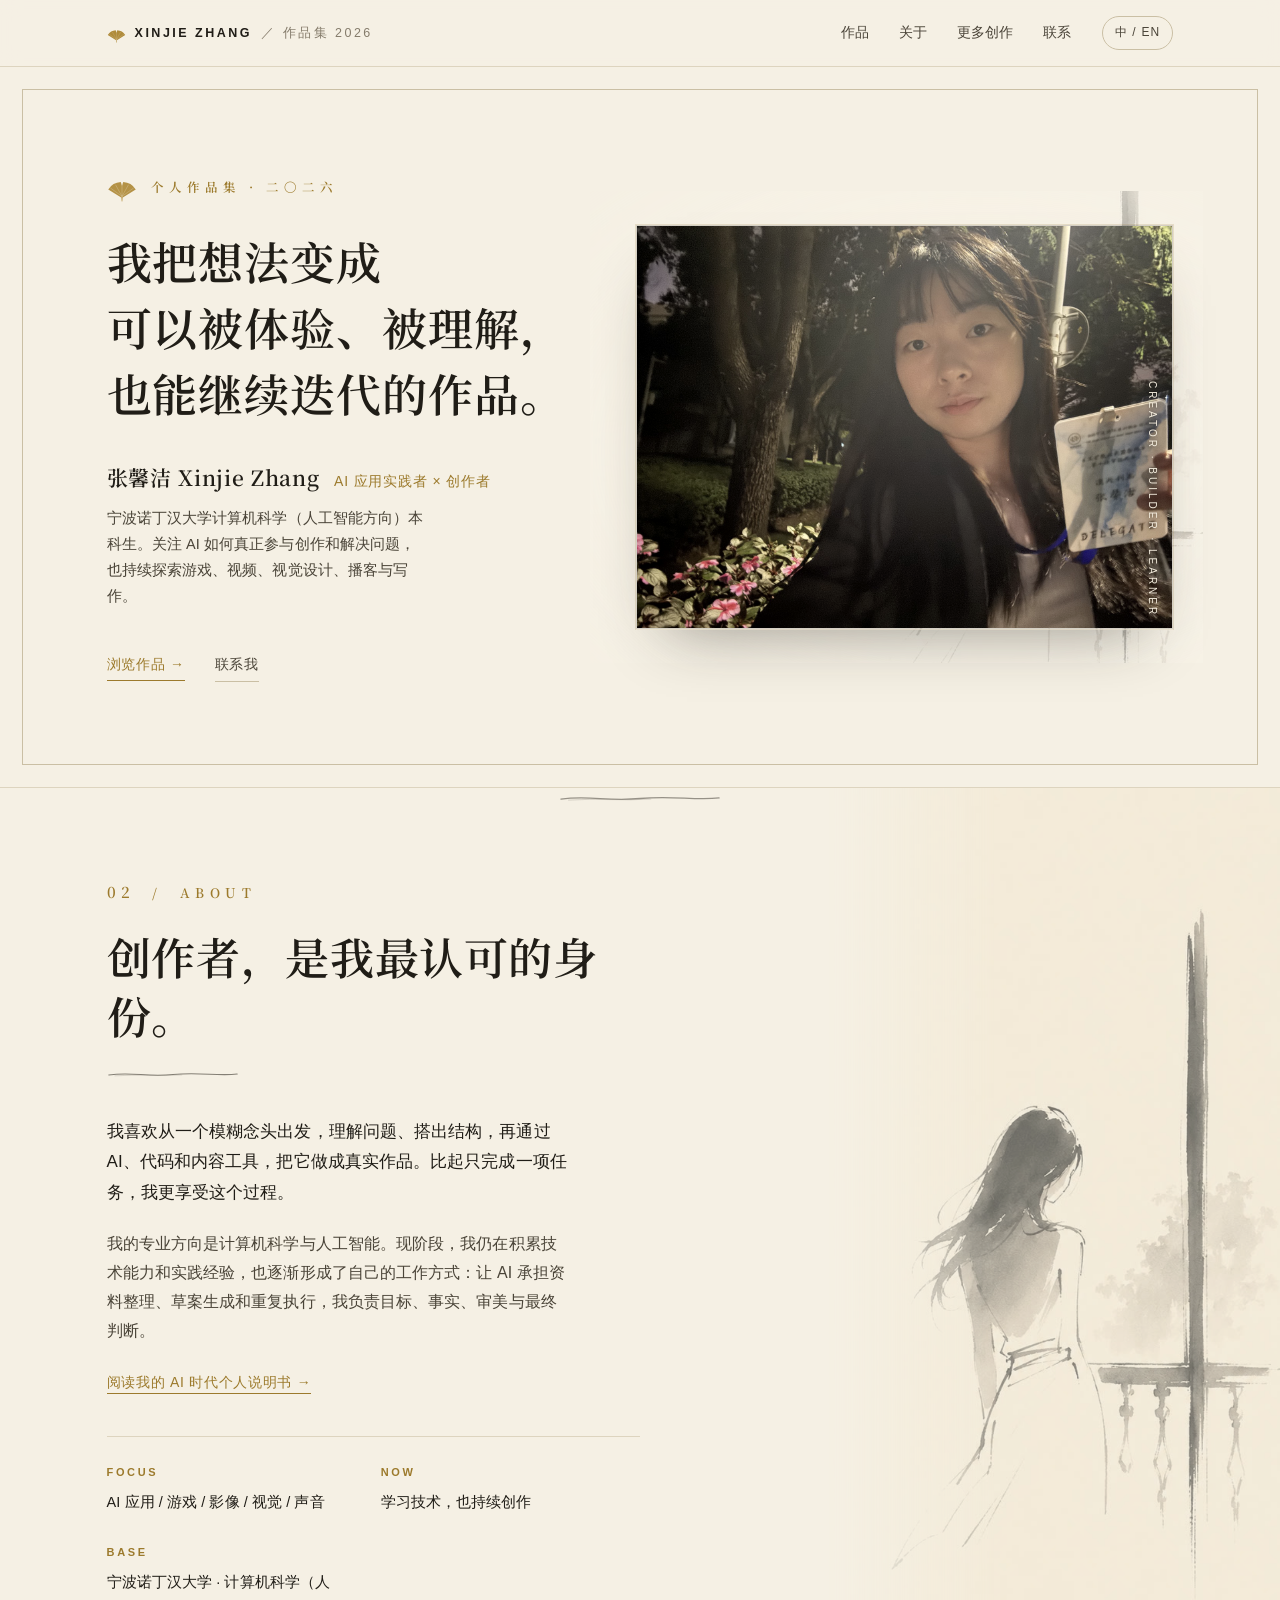
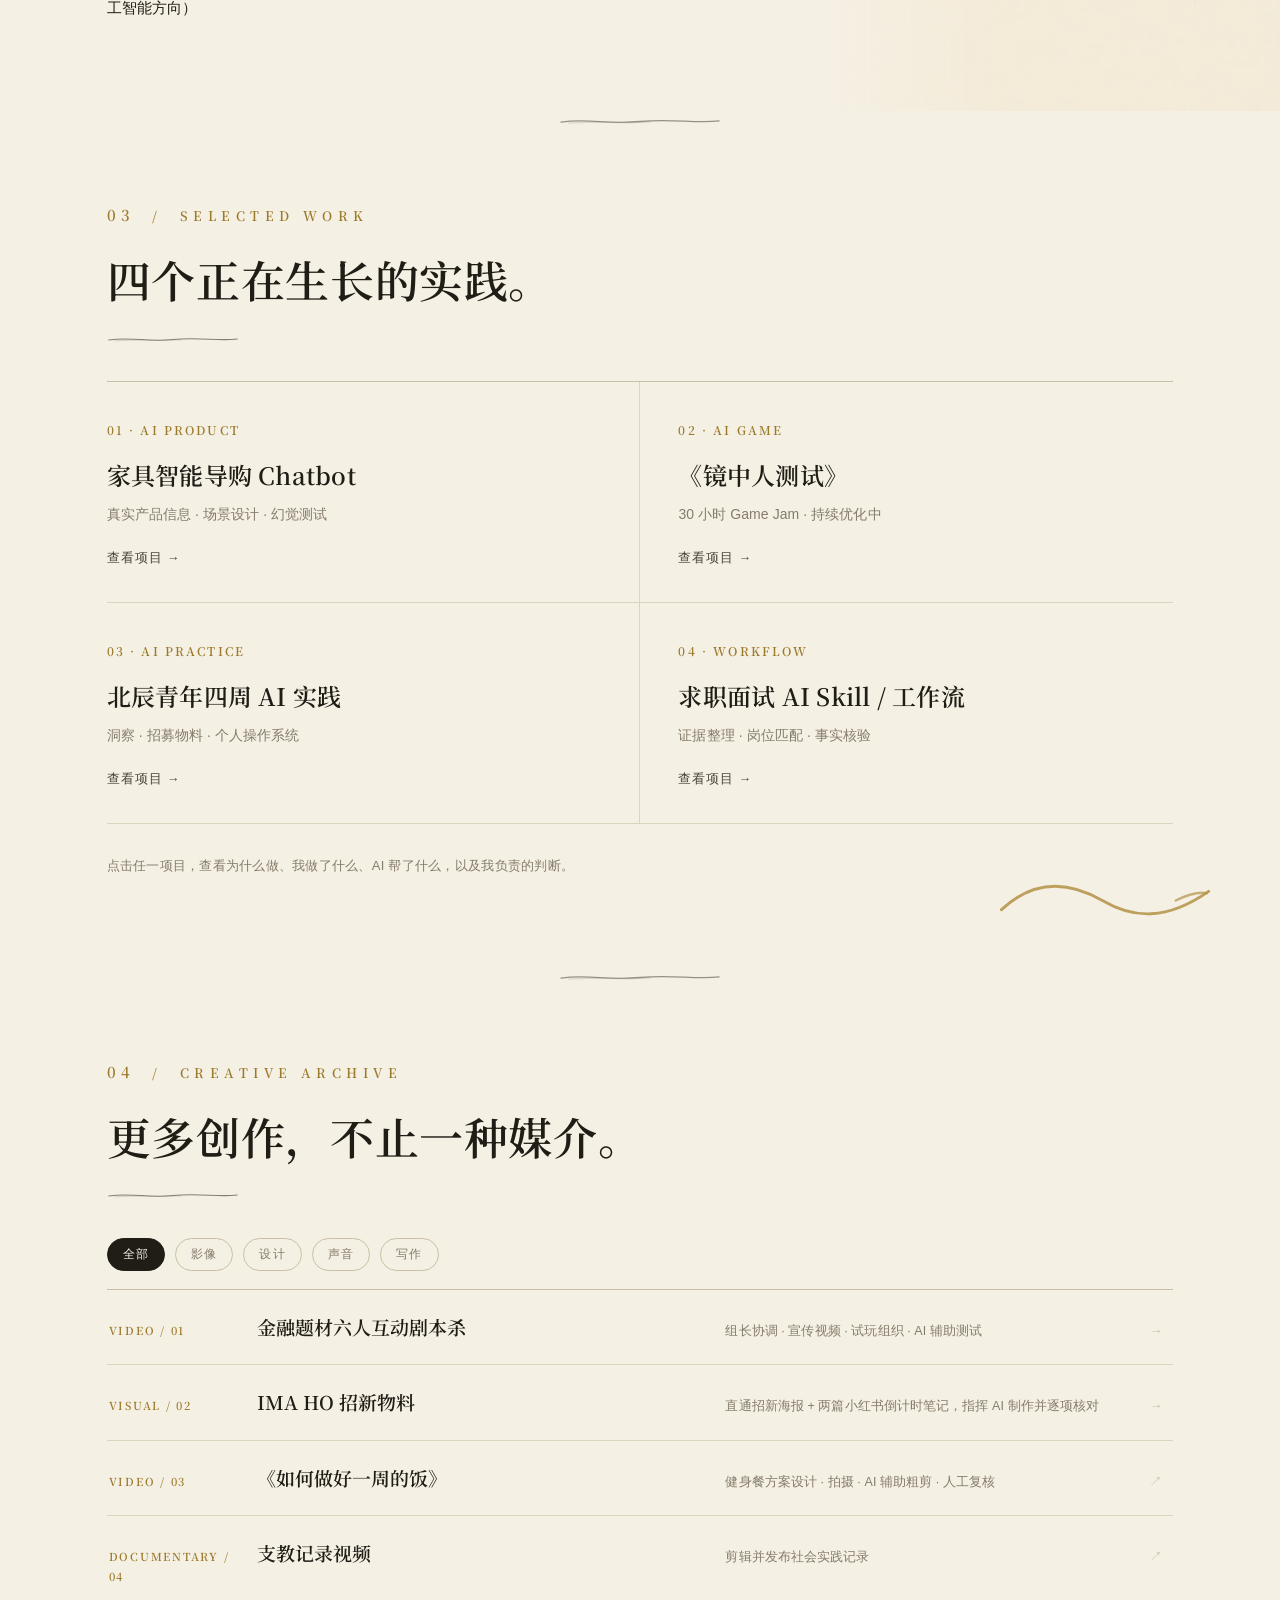
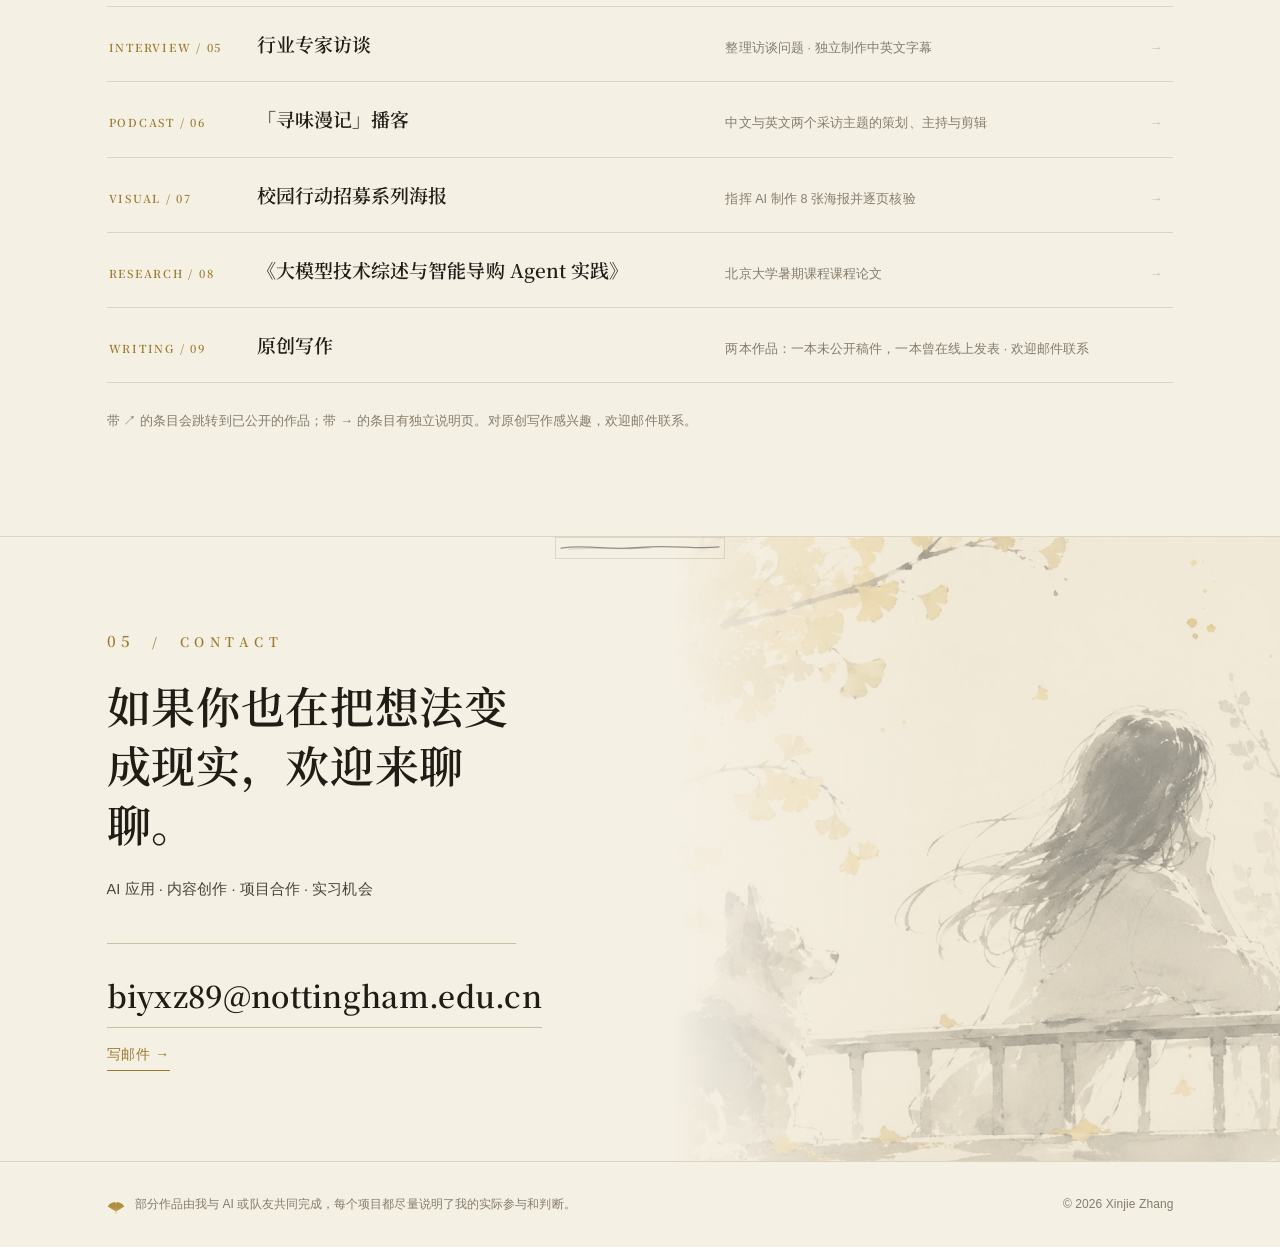
<file: index.html>
<!doctype html>
<html lang="zh-CN" data-lang="zh">
<head>
<meta charset="utf-8" />
<meta name="viewport" content="width=device-width, initial-scale=1" />
<title>张馨洁 Xinjie Zhang｜作品集 Portfolio 2026</title>
<meta name="description" content="张馨洁 · AI 应用实践者 × 创作者。宁波诺丁汉大学计算机科学（人工智能方向）。把想法变成可以被体验、被理解，也能继续迭代的作品。" />
<meta property="og:title" content="张馨洁 Xinjie Zhang｜作品集 2026" />
<meta property="og:description" content="AI 应用实践者 × 创作者。把想法变成可以被体验、被理解，也能继续迭代的作品。" />
<meta property="og:type" content="website" />
<link rel="icon" href="assets/img/favicon.svg" type="image/svg+xml" />
<link rel="preconnect" href="https://fonts.googleapis.com" />
<link rel="preconnect" href="https://fonts.gstatic.com" crossorigin />
<link href="https://fonts.googleapis.com/css2?family=Noto+Serif+SC:wght@500;600;700&display=swap" rel="stylesheet" />
<link rel="stylesheet" href="assets/style.css" />
</head>
<body>

<header class="site-header">
  <div class="wrap">
    <a class="brand" href="index.html">
      <img class="brand-seal" src="assets/img/ornament/gingko.svg" alt="" />
      XINJIE ZHANG <span class="brand-sub zh">／ 作品集 2026</span><span class="brand-sub en">／ PORTFOLIO 2026</span>
    </a>
    <nav class="nav">
      <div class="nav-links">
        <a href="#work"><span class="zh">作品</span><span class="en">Work</span></a>
        <a href="#about"><span class="zh">关于</span><span class="en">About</span></a>
        <a href="#archive"><span class="zh">更多创作</span><span class="en">Archive</span></a>
        <a href="#contact"><span class="zh">联系</span><span class="en">Contact</span></a>
      </div>
      <button class="lang-toggle" type="button" data-lang-switch>中 / EN</button>
      <button class="nav-toggle" type="button" data-nav-toggle aria-label="菜单"><span></span></button>
    </nav>
  </div>
</header>

<main>

  <!-- 01 HERO -->
  <section class="section hero framed" id="top">
    <div class="wrap">
      <div class="hero-text">
        <p class="hero-kicker">
          <img class="seal" src="assets/img/ornament/gingko.svg" alt="" />
          <span class="k zh">个人作品集 · 二〇二六</span><span class="k en">PORTFOLIO · 2026</span>
        </p>
        <p class="hero-quote">
          <span class="zh">我把想法变成<br />可以被体验、被理解，<br />也能继续迭代的作品。</span>
          <span class="en">I turn ideas into work<br />people can experience, understand,<br />and keep improving.</span>
        </p>
        <p class="hero-name">
          <span class="n zh">张馨洁 Xinjie Zhang</span><span class="n en">Xinjie Zhang</span>
          <span class="role zh">AI 应用实践者 × 创作者</span><span class="role en">AI Practitioner × Creator</span>
        </p>
        <p class="hero-sub">
          <span class="zh">宁波诺丁汉大学计算机科学（人工智能方向）本科生。关注 AI 如何真正参与创作和解决问题，也持续探索游戏、视频、视觉设计、播客与写作。</span>
          <span class="en">Computer Science with Artificial Intelligence undergraduate at the University of Nottingham Ningbo China. I explore how AI can support real creative work and problem-solving across games, video, visual design, podcasts, and writing.</span>
        </p>
        <div class="hero-actions">
          <a class="link-arrow" href="#work"><span class="zh">浏览作品 →</span><span class="en">View My Work →</span></a>
          <a class="link-plain" href="#contact"><span class="zh">联系我</span><span class="en">Contact Me</span></a>
        </div>
      </div>
      <div class="portrait">
        <figure>
          <img src="assets/img/portrait.jpg" width="1600" height="1200"
               alt="张馨洁，手持诺丁汉大学暑期课程代表证" />
          <figcaption>Creator · Builder · Learner</figcaption>
        </figure>
      </div>
    </div>
  </section>

  <!-- 02 ABOUT -->
  <section class="section about" id="about">
    <span class="bg-ink bg-figure" aria-hidden="true"></span>
    <div class="wrap">
      <p class="section-index"><span class="n">02</span> &nbsp;/&nbsp; ABOUT</p>
      <h2 class="display">
        <span class="zh">创作者，是我最认可的身份。</span>
        <span class="en">The identity I value most is being a creator.</span>
      </h2>
      <div class="head-rule"></div>
      <div class="about-grid">
        <div class="about-body">
          <p class="strong">
            <span class="zh">我喜欢从一个模糊念头出发，理解问题、搭出结构，再通过 AI、代码和内容工具，把它做成真实作品。比起只完成一项任务，我更享受这个过程。</span>
            <span class="en">I enjoy starting with an unfinished idea, understanding the problem, shaping a structure, and using AI, code, and creative tools to turn it into something real. Rather than simply completing a task, I value that process.</span>
          </p>
          <p>
            <span class="zh">我的专业方向是计算机科学与人工智能。现阶段，我仍在积累技术能力和实践经验，也逐渐形成了自己的工作方式：让 AI 承担资料整理、草案生成和重复执行，我负责目标、事实、审美与最终判断。</span>
            <span class="en">I study Computer Science with Artificial Intelligence. I am still building technical depth and practical experience, while developing a clear way of working: AI supports research, drafting, and repetitive execution; I remain responsible for the goal, facts, creative direction, and final decisions.</span>
          </p>
          <p>
            <a class="link-arrow" href="https://lcnx9svabzzo.feishu.cn/wiki/IhE8wQypQiJHKnkeKPkcx9dRnuh" target="_blank" rel="noopener">
              <span class="zh">阅读我的 AI 时代个人说明书 →</span><span class="en">Read my AI-era personal guide →</span>
            </a>
          </p>
        </div>
        <div class="about-meta">
          <div>
            <p class="label">Focus</p>
            <p class="val"><span class="zh">AI 应用 / 游戏 / 影像 / 视觉 / 声音</span><span class="en">AI applications / games / video / visual / sound</span></p>
          </div>
          <div>
            <p class="label">Now</p>
            <p class="val"><span class="zh">学习技术，也持续创作</span><span class="en">Learning the craft, and still creating</span></p>
          </div>
          <div>
            <p class="label">Base</p>
            <p class="val"><span class="zh">宁波诺丁汉大学 · 计算机科学（人工智能方向）</span><span class="en">University of Nottingham Ningbo China · CS with AI</span></p>
          </div>
        </div>
      </div>
    </div>
  </section>

  <!-- 03 FEATURED -->
  <section class="section featured" id="work">
    <div class="wrap">
      <p class="section-index"><span class="n">03</span> &nbsp;/&nbsp; SELECTED WORK</p>
      <h2 class="display">
        <span class="zh">四个正在生长的实践。</span>
        <span class="en">Four practices, still growing.</span>
      </h2>
      <div class="head-rule"></div>
      <div class="work-list">
        <a class="work-item" href="projects/furniture-chatbot.html">
          <span class="no">01 · AI PRODUCT</span>
          <h3><span class="zh">家具智能导购 Chatbot</span><span class="en">Furniture Shopping Assistant Chatbot</span></h3>
          <p class="desc"><span class="zh">真实产品信息 · 场景设计 · 幻觉测试</span><span class="en">Real product data · scenario design · hallucination testing</span></p>
          <span class="go"><span class="zh">查看项目 →</span><span class="en">View project →</span></span>
        </a>
        <a class="work-item" href="projects/mirror-test.html">
          <span class="no">02 · AI GAME</span>
          <h3><span class="zh">《镜中人测试》</span><span class="en">Mirror Test</span></h3>
          <p class="desc"><span class="zh">30 小时 Game Jam · 持续优化中</span><span class="en">30-hour game jam · ongoing improvements</span></p>
          <span class="go"><span class="zh">查看项目 →</span><span class="en">View project →</span></span>
        </a>
        <a class="work-item" href="projects/polaris-practice.html">
          <span class="no">03 · AI PRACTICE</span>
          <h3><span class="zh">北辰青年四周 AI 实践</span><span class="en">Four-Week AI Practice with Polaris Youth</span></h3>
          <p class="desc"><span class="zh">洞察 · 招募物料 · 个人操作系统</span><span class="en">Insight · recruitment materials · a personal operating system</span></p>
          <span class="go"><span class="zh">查看项目 →</span><span class="en">View project →</span></span>
        </a>
        <a class="work-item" href="projects/job-workflow.html">
          <span class="no">04 · WORKFLOW</span>
          <h3><span class="zh">求职面试 AI Skill / 工作流</span><span class="en">AI Skill &amp; Workflow for Job Applications</span></h3>
          <p class="desc"><span class="zh">证据整理 · 岗位匹配 · 事实核验</span><span class="en">Evidence · role matching · fact-checking</span></p>
          <span class="go"><span class="zh">查看项目 →</span><span class="en">View project →</span></span>
        </a>
      </div>
      <p class="section-note">
        <span class="zh">点击任一项目，查看为什么做、我做了什么、AI 帮了什么，以及我负责的判断。</span>
        <span class="en">Open any project to see why I made it, what I did, how AI helped, and what I decided.</span>
      </p>
      <img class="brush" src="assets/img/ornament/brush-accent.svg" alt="" />
    </div>
  </section>

  <!-- 04 ARCHIVE -->
  <section class="section archive" id="archive">
    <div class="wrap">
      <p class="section-index"><span class="n">04</span> &nbsp;/&nbsp; CREATIVE ARCHIVE</p>
      <h2 class="display">
        <span class="zh">更多创作，不止一种媒介。</span>
        <span class="en">More creative work, across more than one medium.</span>
      </h2>
      <div class="head-rule"></div>

      <div class="archive-filter">
        <button type="button" data-filter="all" class="is-active"><span class="zh">全部</span><span class="en">All</span></button>
        <button type="button" data-filter="video"><span class="zh">影像</span><span class="en">Video</span></button>
        <button type="button" data-filter="design"><span class="zh">设计</span><span class="en">Design</span></button>
        <button type="button" data-filter="sound"><span class="zh">声音</span><span class="en">Sound</span></button>
        <button type="button" data-filter="writing"><span class="zh">写作</span><span class="en">Writing</span></button>
      </div>

      <div class="archive-list">
        <a class="archive-row" data-cat="video" href="projects/finance-mystery.html">
          <span class="idx">Video / 01</span>
          <span class="name"><span class="zh">金融题材六人互动剧本杀</span><span class="en">Six-player finance-themed mystery game</span></span>
          <span class="meta"><span class="zh">组长协调 · 宣传视频 · 试玩组织 · AI 辅助测试</span><span class="en">Coordination · promo video · playtesting · AI-assisted testing</span></span>
          <span class="chev">→</span>
        </a>
        <a class="archive-row" data-cat="design" href="projects/ima-ho-recruitment.html">
          <span class="idx">Visual / 02</span>
          <span class="name"><span class="zh">IMA HO 招新物料</span><span class="en">IMA HO recruitment materials</span></span>
          <span class="meta"><span class="zh">直通招新海报 + 两篇小红书倒计时笔记，指挥 AI 制作并逐项核对</span><span class="en">A fast-track poster plus two Xiaohongshu countdown posts, AI-directed and checked page by page</span></span>
          <span class="chev">→</span>
        </a>
        <a class="archive-row" data-cat="video" href="https://t.bilibili.com/1207416921573556226" target="_blank" rel="noopener">
          <span class="idx">Video / 03</span>
          <span class="name"><span class="zh">《如何做好一周的饭》</span><span class="en">How to Prepare a Week of Meals</span></span>
          <span class="meta"><span class="zh">健身餐方案设计 · 拍摄 · AI 辅助粗剪 · 人工复核</span><span class="en">Meal-plan design · filming · AI-assisted rough cut · manual review</span></span>
          <span class="chev">↗</span>
        </a>
        <a class="archive-row" data-cat="video" href="https://www.bilibili.com/video/BV1SzJ56rEiY" target="_blank" rel="noopener">
          <span class="idx">Documentary / 04</span>
          <span class="name"><span class="zh">支教记录视频</span><span class="en">Volunteer-teaching documentary</span></span>
          <span class="meta"><span class="zh">剪辑并发布社会实践记录</span><span class="en">Edited and published a record of the programme</span></span>
          <span class="chev">↗</span>
        </a>
        <a class="archive-row" data-cat="video" href="projects/expert-interview.html">
          <span class="idx">Interview / 05</span>
          <span class="name"><span class="zh">行业专家访谈</span><span class="en">Industry expert interview</span></span>
          <span class="meta"><span class="zh">整理访谈问题 · 独立制作中英文字幕</span><span class="en">Organised questions · independently produced Chinese–English subtitles</span></span>
          <span class="chev">→</span>
        </a>
        <a class="archive-row" data-cat="sound" href="projects/xunwei-podcast.html">
          <span class="idx">Podcast / 06</span>
          <span class="name"><span class="zh">「寻味漫记」播客</span><span class="en">Flavours in Memory podcast</span></span>
          <span class="meta"><span class="zh">中文与英文两个采访主题的策划、主持与剪辑</span><span class="en">Planning, co-hosting and editing for Chinese and English episodes</span></span>
          <span class="chev">→</span>
        </a>
        <a class="archive-row" data-cat="design" href="projects/recruitment-posters.html">
          <span class="idx">Visual / 07</span>
          <span class="name"><span class="zh">校园行动招募系列海报</span><span class="en">Campus recruitment poster series</span></span>
          <span class="meta"><span class="zh">指挥 AI 制作 8 张海报并逐页核验</span><span class="en">Directed AI to produce eight posters, reviewed every page</span></span>
          <span class="chev">→</span>
        </a>
        <a class="archive-row" data-cat="writing" href="projects/llm-course-paper.html">
          <span class="idx">Research / 08</span>
          <span class="name"><span class="zh">《大模型技术综述与智能导购 Agent 实践》</span><span class="en">A Technical Review of LLMs &amp; a Furniture Shopping Agent in Practice</span></span>
          <span class="meta"><span class="zh">北京大学暑期课程课程论文</span><span class="en">Course paper, Peking University summer programme</span></span>
          <span class="chev">→</span>
        </a>
        <div class="archive-row" data-cat="writing">
          <span class="idx">Writing / 09</span>
          <span class="name"><span class="zh">原创写作</span><span class="en">Fiction writing</span></span>
          <span class="meta"><span class="zh">两本作品：一本未公开稿件，一本曾在线上发表 · 欢迎邮件联系</span><span class="en">Two projects: one unpublished manuscript, one previously published online · reach me by email</span></span>
          <span class="chev"></span>
        </div>
      </div>
      <p class="archive-foot">
        <span class="zh">带 ↗ 的条目会跳转到已公开的作品；带 → 的条目有独立说明页。对原创写作感兴趣，欢迎邮件联系。</span>
        <span class="en">Items marked ↗ link to published work; items marked → open a dedicated page. Interested in the fiction writing? Reach me by email.</span>
      </p>
    </div>
  </section>

  <!-- 05 CONTACT -->
  <section class="section contact framed" id="contact">
    <span class="bg-ink bg-scene" aria-hidden="true"></span>
    <div class="wrap">
      <p class="section-index"><span class="n">05</span> &nbsp;/&nbsp; CONTACT</p>
      <h2 class="display">
        <span class="zh">如果你也在把想法变成现实，欢迎来聊聊。</span>
        <span class="en">If you're also turning ideas into reality, let's talk.</span>
      </h2>
      <p class="contact-sub">
        <span class="zh">AI 应用 · 内容创作 · 项目合作 · 实习机会</span>
        <span class="en">AI applications · creative work · project collaboration · internship opportunities</span>
      </p>
      <div class="contact-row">
        <a class="contact-mail" href="mailto:biyxz89@nottingham.edu.cn">biyxz89@nottingham.edu.cn</a>
        <a class="link-arrow" href="mailto:biyxz89@nottingham.edu.cn"><span class="zh">写邮件 →</span><span class="en">Write an email →</span></a>
      </div>
    </div>
  </section>

</main>

<footer class="site-footer">
  <div class="wrap">
    <span class="fmark">
      <img src="assets/img/ornament/gingko.svg" alt="" />
      <span>
        <span class="zh">部分作品由我与 AI 或队友共同完成，每个项目都尽量说明了我的实际参与和判断。</span>
        <span class="en">Some works were made with AI or teammates; each project describes my actual contribution and decisions.</span>
      </span>
    </span>
    <span>© 2026 Xinjie Zhang</span>
  </div>
</footer>

<script src="assets/main.js"></script>
</body>
</html>
</file>
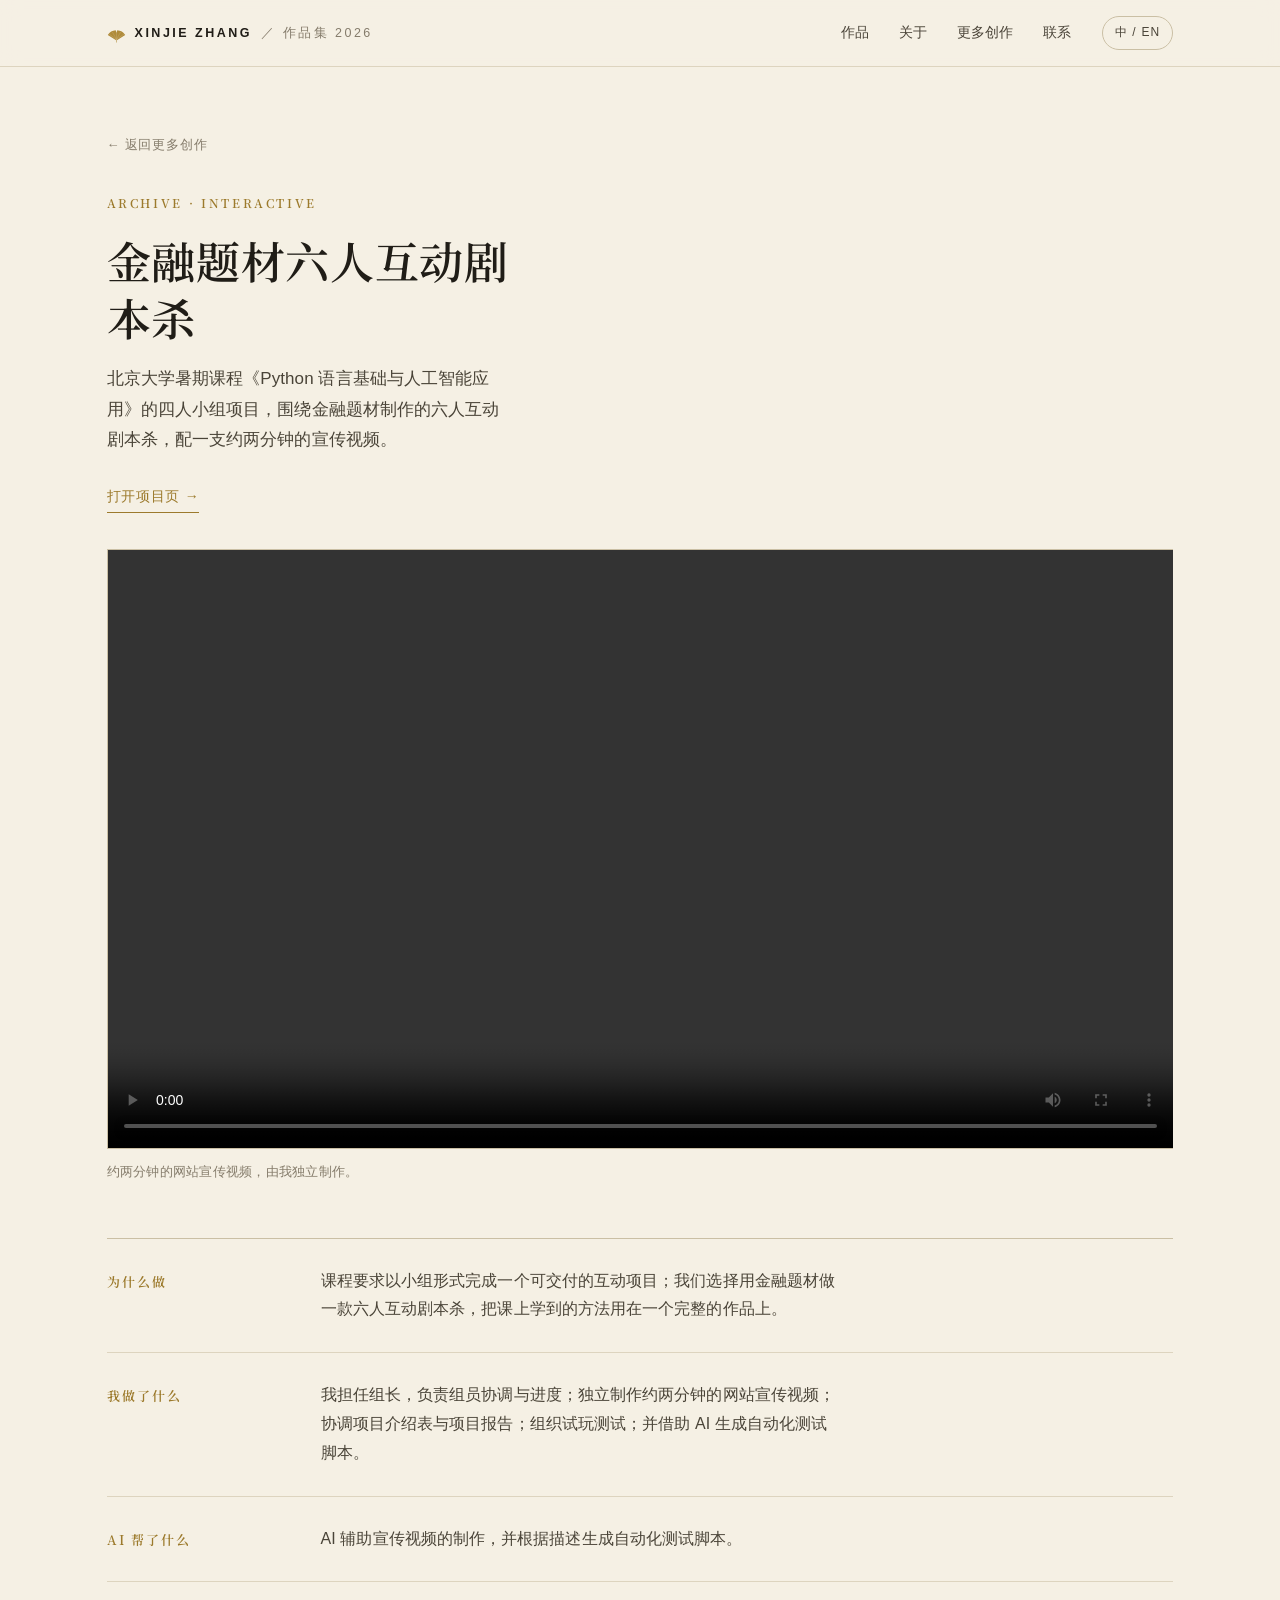
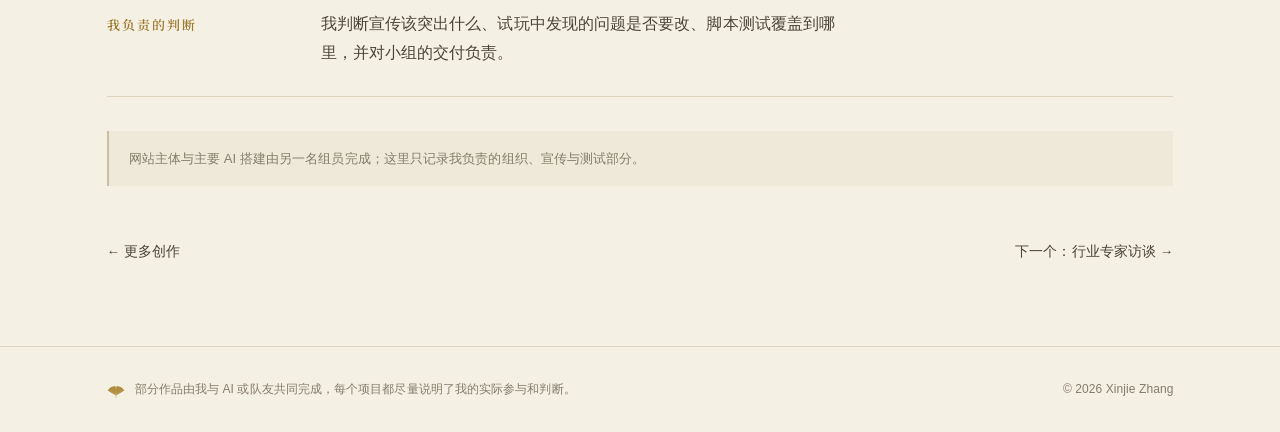
<file: projects/finance-mystery.html>
<!doctype html>
<html lang="zh-CN" data-lang="zh">
<head>
<meta charset="utf-8" />
<meta name="viewport" content="width=device-width, initial-scale=1" />
<title>金融题材六人互动剧本杀｜张馨洁 Xinjie Zhang</title>
<meta name="description" content="北京大学暑期课程四人小组项目：一款金融题材的六人互动剧本杀，配约两分钟宣传视频。" />
<link rel="icon" href="../assets/img/favicon.svg" type="image/svg+xml" />
<link rel="preconnect" href="https://fonts.googleapis.com" />
<link rel="preconnect" href="https://fonts.gstatic.com" crossorigin />
<link href="https://fonts.googleapis.com/css2?family=Noto+Serif+SC:wght@500;600;700&display=swap" rel="stylesheet" />
<link rel="stylesheet" href="../assets/style.css" />
</head>
<body>

<header class="site-header">
  <div class="wrap">
    <a class="brand" href="../index.html">
      <img class="brand-seal" src="../assets/img/ornament/gingko.svg" alt="" />
      XINJIE ZHANG <span class="brand-sub zh">／ 作品集 2026</span><span class="brand-sub en">／ PORTFOLIO 2026</span>
    </a>
    <nav class="nav">
      <div class="nav-links">
        <a href="../index.html#work"><span class="zh">作品</span><span class="en">Work</span></a>
        <a href="../index.html#about"><span class="zh">关于</span><span class="en">About</span></a>
        <a href="../index.html#archive"><span class="zh">更多创作</span><span class="en">Archive</span></a>
        <a href="../index.html#contact"><span class="zh">联系</span><span class="en">Contact</span></a>
      </div>
      <button class="lang-toggle" type="button" data-lang-switch>中 / EN</button>
      <button class="nav-toggle" type="button" data-nav-toggle aria-label="菜单"><span></span></button>
    </nav>
  </div>
</header>

<main class="detail">
  <div class="wrap">
    <a class="back-link" href="../index.html#archive">← <span class="zh">返回更多创作</span><span class="en">Back to archive</span></a>

    <div class="detail-head">
      <span class="cat">Archive · Interactive</span>
      <h1><span class="zh">金融题材六人互动剧本杀</span><span class="en">Six-player Finance-themed Mystery Game</span></h1>
      <p class="lede">
        <span class="zh">北京大学暑期课程《Python 语言基础与人工智能应用》的四人小组项目，围绕金融题材制作的六人互动剧本杀，配一支约两分钟的宣传视频。</span>
        <span class="en">A four-person project for Peking University’s summer course “Python and AI Applications”: a six-player finance-themed interactive mystery game, with a roughly two-minute promo video.</span>
      </p>
      <div class="detail-actions">
        <a class="link-arrow" href="https://ta-ta-mystery-room.mikedalejayson0101.chatgpt.site/invite/RCTWXP" target="_blank" rel="noopener"><span class="zh">打开项目页 →</span><span class="en">Open the project →</span></a>
      </div>
    </div>

    <div class="media">
      <video controls preload="metadata" playsinline src="../assets/media/finance-promo.mp4"></video>
      <p class="media-cap"><span class="zh">约两分钟的网站宣传视频，由我独立制作。</span><span class="en">The roughly two-minute promo video, which I made on my own.</span></p>
    </div>

    <div class="qa">
      <div class="qa-item">
        <h2><span class="zh">为什么做</span><span class="en">Why I made it</span></h2>
        <p>
          <span class="zh">课程要求以小组形式完成一个可交付的互动项目；我们选择用金融题材做一款六人互动剧本杀，把课上学到的方法用在一个完整的作品上。</span>
          <span class="en">The course asked each group to ship a complete interactive project. We chose a six-player finance-themed mystery so we could apply what we had learned to one finished piece of work.</span>
        </p>
      </div>
      <div class="qa-item">
        <h2><span class="zh">我做了什么</span><span class="en">What I did</span></h2>
        <p>
          <span class="zh">我担任组长，负责组员协调与进度；独立制作约两分钟的网站宣传视频；协调项目介绍表与项目报告；组织试玩测试；并借助 AI 生成自动化测试脚本。</span>
          <span class="en">I was the group lead — coordinating the team and the schedule. I independently made the two-minute promo video, coordinated the project write-up and report, organised playtesting, and used AI to generate an automated test script.</span>
        </p>
      </div>
      <div class="qa-item">
        <h2><span class="zh">AI 帮了什么</span><span class="en">How AI helped</span></h2>
        <p>
          <span class="zh">AI 辅助宣传视频的制作，并根据描述生成自动化测试脚本。</span>
          <span class="en">AI assisted with the promo video and generated the automated test script from a description.</span>
        </p>
      </div>
      <div class="qa-item">
        <h2><span class="zh">我负责的判断</span><span class="en">What I decided</span></h2>
        <p>
          <span class="zh">我判断宣传该突出什么、试玩中发现的问题是否要改、脚本测试覆盖到哪里，并对小组的交付负责。</span>
          <span class="en">I decided what the promo should emphasise, which playtest issues to act on, how far the script tests should reach, and I was accountable for the group’s delivery.</span>
        </p>
      </div>
    </div>

    <div class="detail-note">
      <span class="zh">网站主体与主要 AI 搭建由另一名组员完成；这里只记录我负责的组织、宣传与测试部分。</span>
      <span class="en">The site itself and its main AI build were done by a teammate; this page covers only the organisation, promo and testing I led.</span>
    </div>

    <nav class="detail-nav">
      <a href="../index.html#archive">← <span class="zh">更多创作</span><span class="en">Creative archive</span></a>
      <a href="expert-interview.html"><span class="zh">下一个：行业专家访谈</span><span class="en">Next: Industry expert interview</span> →</a>
    </nav>
  </div>
</main>

<footer class="site-footer">
  <div class="wrap">
    <span class="fmark">
      <img src="../assets/img/ornament/gingko.svg" alt="" />
      <span>
        <span class="zh">部分作品由我与 AI 或队友共同完成，每个项目都尽量说明了我的实际参与和判断。</span>
        <span class="en">Some works were made with AI or teammates; each project describes my actual contribution and decisions.</span>
      </span>
    </span>
    <span>© 2026 Xinjie Zhang</span>
  </div>
</footer>

<script src="../assets/main.js"></script>
</body>
</html>
</file>
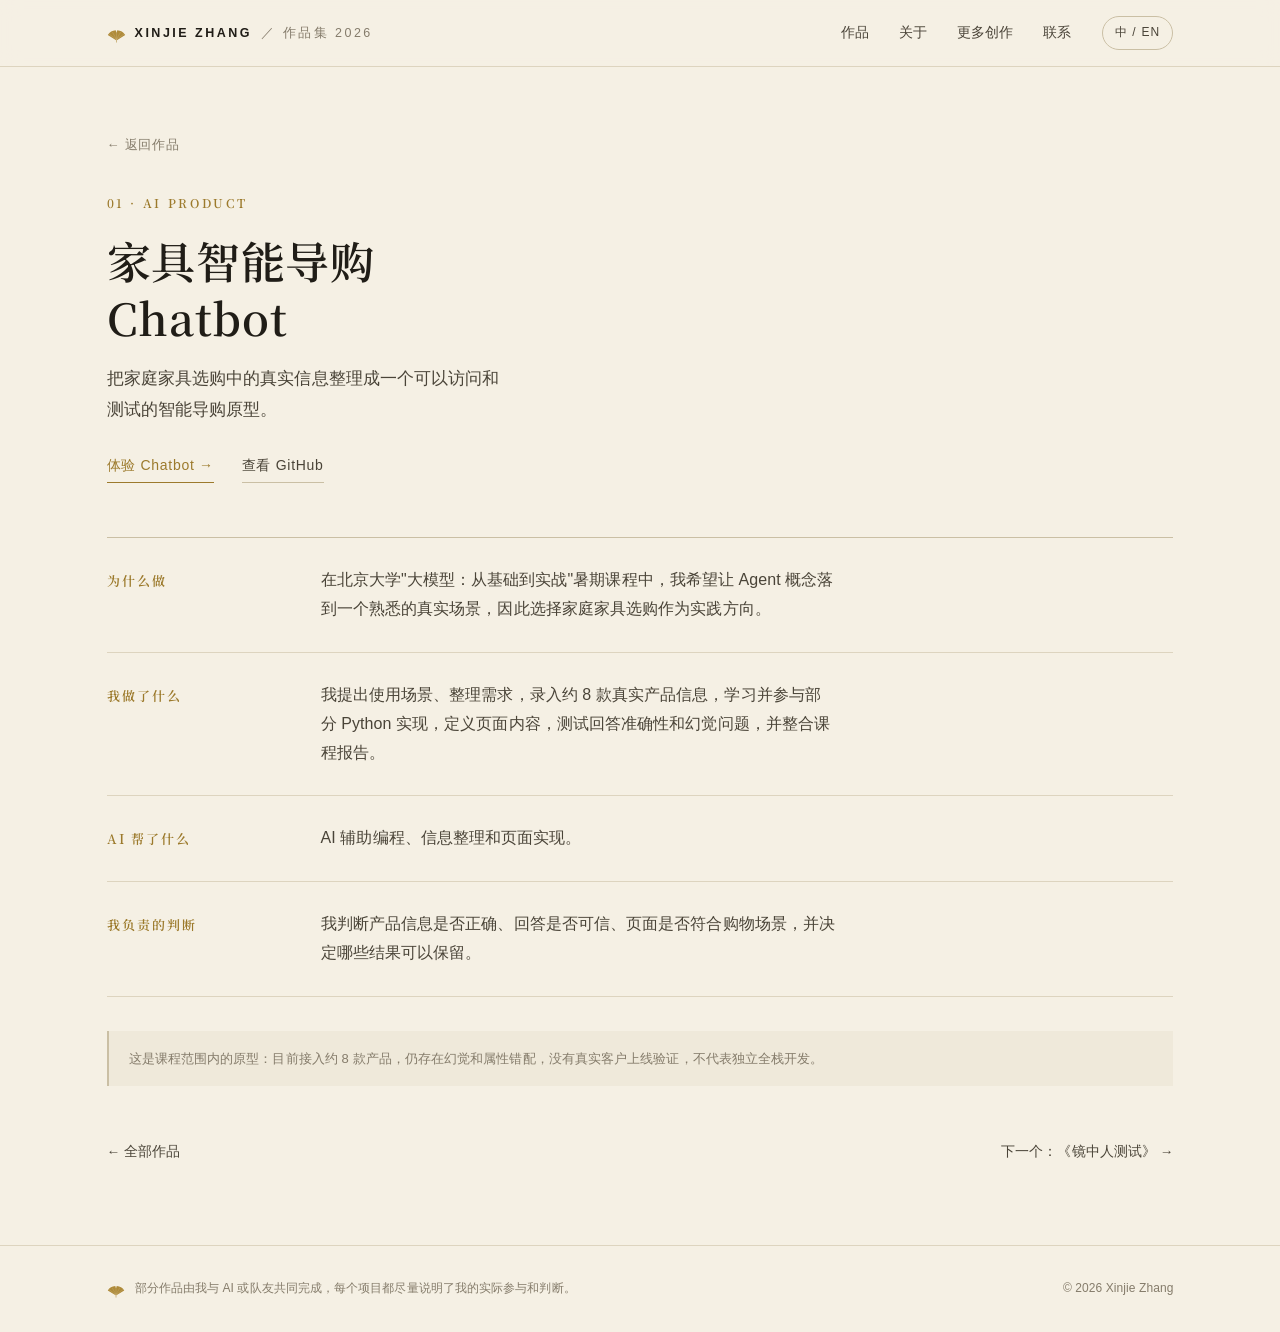
<file: projects/furniture-chatbot.html>
<!doctype html>
<html lang="zh-CN" data-lang="zh">
<head>
<meta charset="utf-8" />
<meta name="viewport" content="width=device-width, initial-scale=1" />
<title>家具智能导购 Chatbot｜张馨洁 Xinjie Zhang</title>
<meta name="description" content="把家庭家具选购中的真实信息整理成一个可以访问和测试的智能导购原型。北京大学暑期课程 Agent 实践。" />
<link rel="icon" href="../assets/img/favicon.svg" type="image/svg+xml" />
<link rel="preconnect" href="https://fonts.googleapis.com" />
<link rel="preconnect" href="https://fonts.gstatic.com" crossorigin />
<link href="https://fonts.googleapis.com/css2?family=Noto+Serif+SC:wght@500;600;700&display=swap" rel="stylesheet" />
<link rel="stylesheet" href="../assets/style.css" />
</head>
<body>

<header class="site-header">
  <div class="wrap">
    <a class="brand" href="../index.html">
      <img class="brand-seal" src="../assets/img/ornament/gingko.svg" alt="" />
      XINJIE ZHANG <span class="brand-sub zh">／ 作品集 2026</span><span class="brand-sub en">／ PORTFOLIO 2026</span>
    </a>
    <nav class="nav">
      <div class="nav-links">
        <a href="../index.html#work"><span class="zh">作品</span><span class="en">Work</span></a>
        <a href="../index.html#about"><span class="zh">关于</span><span class="en">About</span></a>
        <a href="../index.html#archive"><span class="zh">更多创作</span><span class="en">Archive</span></a>
        <a href="../index.html#contact"><span class="zh">联系</span><span class="en">Contact</span></a>
      </div>
      <button class="lang-toggle" type="button" data-lang-switch>中 / EN</button>
      <button class="nav-toggle" type="button" data-nav-toggle aria-label="菜单"><span></span></button>
    </nav>
  </div>
</header>

<main class="detail">
  <div class="wrap">
    <a class="back-link" href="../index.html#work">← <span class="zh">返回作品</span><span class="en">Back to work</span></a>

    <div class="detail-head">
      <span class="cat">01 · AI Product</span>
      <h1><span class="zh">家具智能导购 Chatbot</span><span class="en">Furniture Shopping Assistant Chatbot</span></h1>
      <p class="lede">
        <span class="zh">把家庭家具选购中的真实信息整理成一个可以访问和测试的智能导购原型。</span>
        <span class="en">A testable shopping-assistant prototype built from real product information in a family furniture retail context.</span>
      </p>
      <div class="detail-actions">
        <a class="link-arrow" href="https://furnitureagent-22bz3k4x2ptc9zj3rqb8zq.streamlit.app/" target="_blank" rel="noopener"><span class="zh">体验 Chatbot →</span><span class="en">Try the Chatbot →</span></a>
        <a class="link-plain" href="https://github.com/Jade681/furnitureAGENT" target="_blank" rel="noopener"><span class="zh">查看 GitHub</span><span class="en">View on GitHub</span></a>
      </div>
    </div>

    <div class="qa">
      <div class="qa-item">
        <h2><span class="zh">为什么做</span><span class="en">Why I made it</span></h2>
        <p>
          <span class="zh">在北京大学"大模型：从基础到实战"暑期课程中，我希望让 Agent 概念落到一个熟悉的真实场景，因此选择家庭家具选购作为实践方向。</span>
          <span class="en">During Peking University’s summer course “Large Language Models: From Foundations to Practice,” I wanted to apply the idea of an AI agent to a familiar, concrete setting. I chose furniture shopping as the use case.</span>
        </p>
      </div>
      <div class="qa-item">
        <h2><span class="zh">我做了什么</span><span class="en">What I did</span></h2>
        <p>
          <span class="zh">我提出使用场景、整理需求，录入约 8 款真实产品信息，学习并参与部分 Python 实现，定义页面内容，测试回答准确性和幻觉问题，并整合课程报告。</span>
          <span class="en">I proposed the scenario, structured the requirements, entered information for around eight real products, learned and contributed to parts of the Python implementation, defined the page content, tested response accuracy and hallucinations, and integrated the course report.</span>
        </p>
      </div>
      <div class="qa-item">
        <h2><span class="zh">AI 帮了什么</span><span class="en">How AI helped</span></h2>
        <p>
          <span class="zh">AI 辅助编程、信息整理和页面实现。</span>
          <span class="en">AI supported programming, information organisation, and page implementation.</span>
        </p>
      </div>
      <div class="qa-item">
        <h2><span class="zh">我负责的判断</span><span class="en">What I decided</span></h2>
        <p>
          <span class="zh">我判断产品信息是否正确、回答是否可信、页面是否符合购物场景，并决定哪些结果可以保留。</span>
          <span class="en">I checked whether product information was accurate, whether responses were trustworthy, and whether the page suited a real shopping scenario. I also decided which outputs were usable.</span>
        </p>
      </div>
    </div>

    <div class="detail-note">
      <span class="zh">这是课程范围内的原型：目前接入约 8 款产品，仍存在幻觉和属性错配，没有真实客户上线验证，不代表独立全栈开发。</span>
      <span class="en">A course-scope prototype: about eight products so far, still some hallucination and attribute mismatch, no real-customer validation, and not a solo full-stack build.</span>
    </div>

    <nav class="detail-nav">
      <a href="../index.html#work">← <span class="zh">全部作品</span><span class="en">All work</span></a>
      <a href="mirror-test.html"><span class="zh">下一个：《镜中人测试》</span><span class="en">Next: Mirror Test</span> →</a>
    </nav>
  </div>
</main>

<footer class="site-footer">
  <div class="wrap">
    <span class="fmark">
      <img src="../assets/img/ornament/gingko.svg" alt="" />
      <span>
        <span class="zh">部分作品由我与 AI 或队友共同完成，每个项目都尽量说明了我的实际参与和判断。</span>
        <span class="en">Some works were made with AI or teammates; each project describes my actual contribution and decisions.</span>
      </span>
    </span>
    <span>© 2026 Xinjie Zhang</span>
  </div>
</footer>

<script src="../assets/main.js"></script>
</body>
</html>
</file>
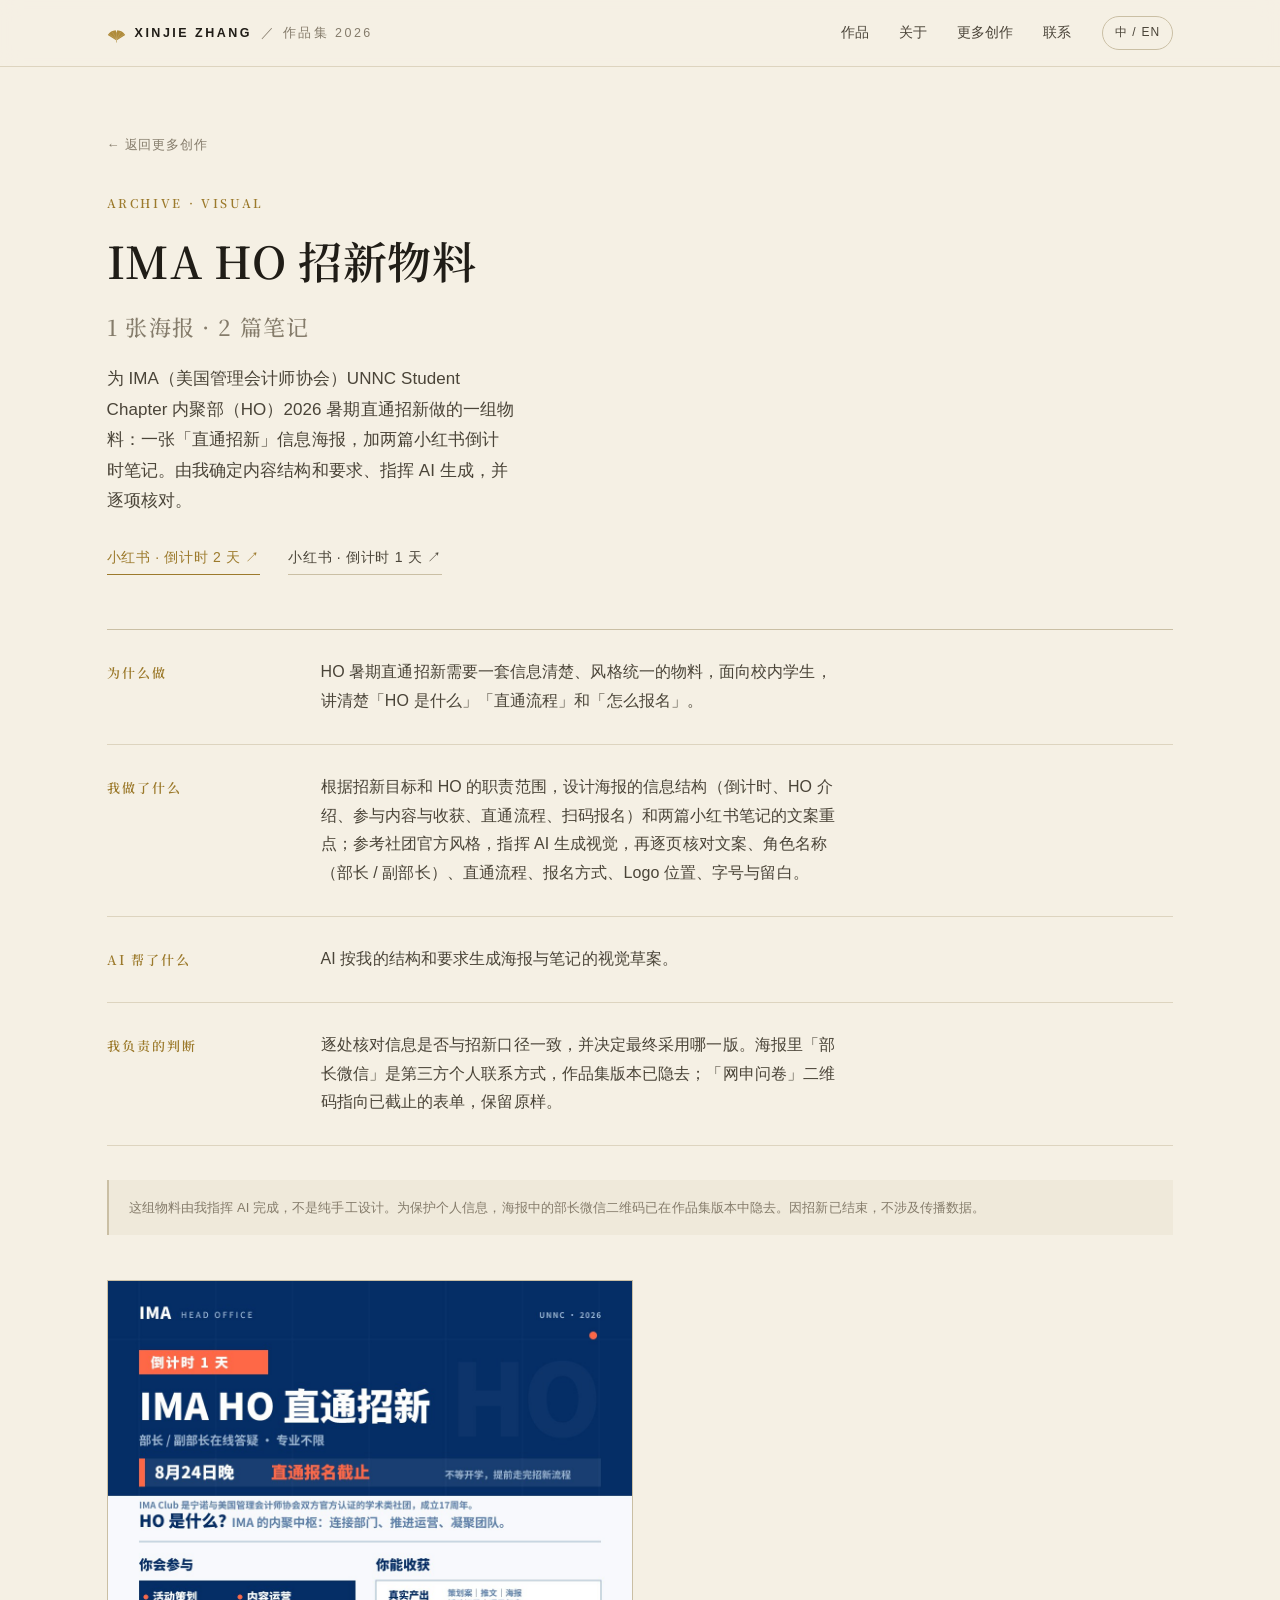
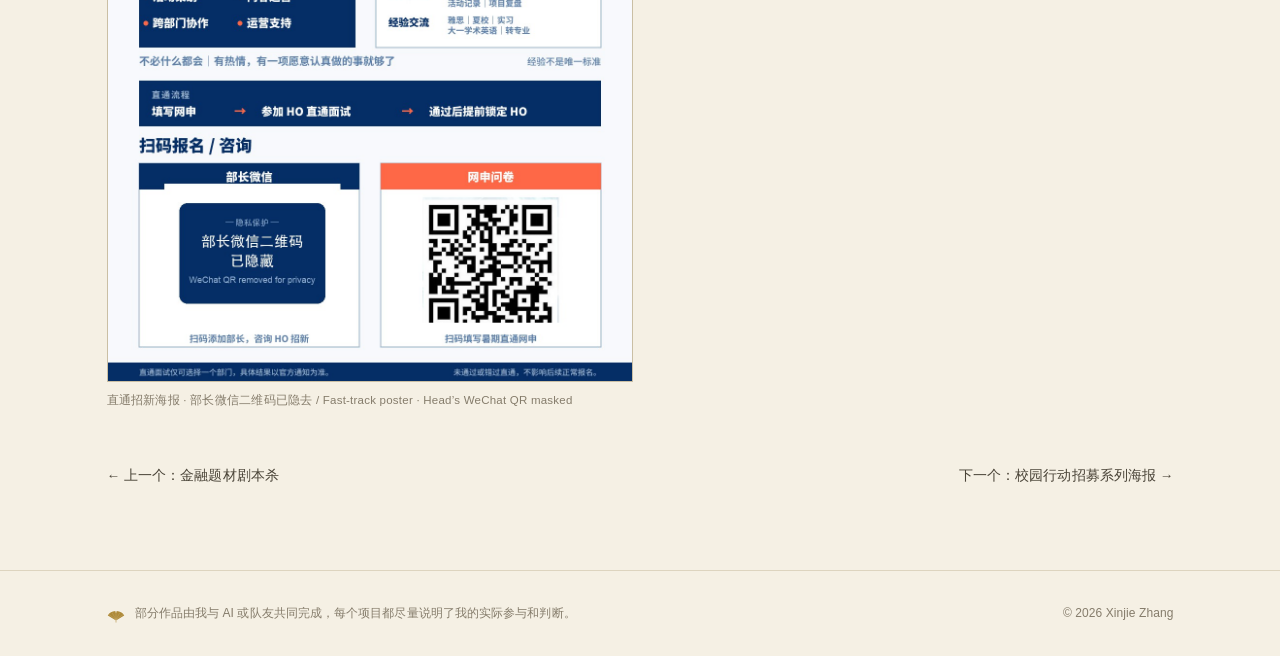
<file: projects/ima-ho-recruitment.html>
<!doctype html>
<html lang="zh-CN" data-lang="zh">
<head>
<meta charset="utf-8" />
<meta name="viewport" content="width=device-width, initial-scale=1" />
<title>IMA HO 招新物料｜张馨洁 Xinjie Zhang</title>
<meta name="description" content="为 IMA UNNC 内聚部（HO）2026 暑期直通招新做的一组物料：一张直通招新信息海报，加两篇小红书倒计时笔记，由张馨洁确定结构、指挥 AI 完成并逐项核验。" />
<link rel="icon" href="../assets/img/favicon.svg" type="image/svg+xml" />
<link rel="preconnect" href="https://fonts.googleapis.com" />
<link rel="preconnect" href="https://fonts.gstatic.com" crossorigin />
<link href="https://fonts.googleapis.com/css2?family=Noto+Serif+SC:wght@500;600;700&display=swap" rel="stylesheet" />
<link rel="stylesheet" href="../assets/style.css" />
</head>
<body>

<header class="site-header">
  <div class="wrap">
    <a class="brand" href="../index.html">
      <img class="brand-seal" src="../assets/img/ornament/gingko.svg" alt="" />
      XINJIE ZHANG <span class="brand-sub zh">／ 作品集 2026</span><span class="brand-sub en">／ PORTFOLIO 2026</span>
    </a>
    <nav class="nav">
      <div class="nav-links">
        <a href="../index.html#work"><span class="zh">作品</span><span class="en">Work</span></a>
        <a href="../index.html#about"><span class="zh">关于</span><span class="en">About</span></a>
        <a href="../index.html#archive"><span class="zh">更多创作</span><span class="en">Archive</span></a>
        <a href="../index.html#contact"><span class="zh">联系</span><span class="en">Contact</span></a>
      </div>
      <button class="lang-toggle" type="button" data-lang-switch>中 / EN</button>
      <button class="nav-toggle" type="button" data-nav-toggle aria-label="菜单"><span></span></button>
    </nav>
  </div>
</header>

<main class="detail">
  <div class="wrap">
    <a class="back-link" href="../index.html#archive">← <span class="zh">返回更多创作</span><span class="en">Back to archive</span></a>

    <div class="detail-head">
      <span class="cat">Archive · Visual</span>
      <h1><span class="zh">IMA HO 招新物料</span><span class="en">IMA HO Recruitment Materials</span> <span class="tag zh">1 张海报 · 2 篇笔记</span><span class="tag en">1 poster · 2 posts</span></h1>
      <p class="lede">
        <span class="zh">为 IMA（美国管理会计师协会）UNNC Student Chapter 内聚部（HO）2026 暑期直通招新做的一组物料：一张「直通招新」信息海报，加两篇小红书倒计时笔记。由我确定内容结构和要求、指挥 AI 生成，并逐项核对。</span>
        <span class="en">A small set of materials for the summer fast-track recruitment of the Head Office (HO) at IMA’s UNNC Student Chapter: one information poster and two Xiaohongshu countdown posts. I set the content structure and brief, directed AI to generate the visuals, and checked every detail.</span>
      </p>
      <div class="detail-actions">
        <a class="link-arrow" href="https://xhslink.cn/o/7ZqcuuLYZUQ" target="_blank" rel="noopener"><span class="zh">小红书 · 倒计时 2 天 ↗</span><span class="en">Xiaohongshu · 2 days left ↗</span></a>
        <a class="link-plain" href="https://xhslink.cn/o/AKz1L1cOKNU" target="_blank" rel="noopener"><span class="zh">小红书 · 倒计时 1 天 ↗</span><span class="en">Xiaohongshu · 1 day left ↗</span></a>
      </div>
    </div>

    <div class="qa">
      <div class="qa-item">
        <h2><span class="zh">为什么做</span><span class="en">Why I made it</span></h2>
        <p>
          <span class="zh">HO 暑期直通招新需要一套信息清楚、风格统一的物料，面向校内学生，讲清楚「HO 是什么」「直通流程」和「怎么报名」。</span>
          <span class="en">The fast-track recruitment needed clear, consistent materials for students on campus, explaining what HO is, how the fast-track process works and how to sign up.</span>
        </p>
      </div>
      <div class="qa-item">
        <h2><span class="zh">我做了什么</span><span class="en">What I did</span></h2>
        <p>
          <span class="zh">根据招新目标和 HO 的职责范围，设计海报的信息结构（倒计时、HO 介绍、参与内容与收获、直通流程、扫码报名）和两篇小红书笔记的文案重点；参考社团官方风格，指挥 AI 生成视觉，再逐页核对文案、角色名称（部长 / 副部长）、直通流程、报名方式、Logo 位置、字号与留白。</span>
          <span class="en">From the recruitment goal and HO’s actual remit I designed the poster’s information structure (countdown, what HO is, what members do and gain, the fast-track steps, sign-up) and the key messages for the two countdown posts. Referencing the chapter’s official style, I directed AI to generate the visuals, then checked every page for copy, role names (Head / Vice Head), the fast-track steps, the sign-up method, logo placement, type size and spacing.</span>
        </p>
      </div>
      <div class="qa-item">
        <h2><span class="zh">AI 帮了什么</span><span class="en">How AI helped</span></h2>
        <p>
          <span class="zh">AI 按我的结构和要求生成海报与笔记的视觉草案。</span>
          <span class="en">AI generated the draft visuals for the poster and posts from my structure and brief.</span>
        </p>
      </div>
      <div class="qa-item">
        <h2><span class="zh">我负责的判断</span><span class="en">What I decided</span></h2>
        <p>
          <span class="zh">逐处核对信息是否与招新口径一致，并决定最终采用哪一版。海报里「部长微信」是第三方个人联系方式，作品集版本已隐去；「网申问卷」二维码指向已截止的表单，保留原样。</span>
          <span class="en">I checked each detail against the recruitment brief and decided which version to keep. The “Head’s WeChat” code on the poster is someone else’s personal contact, so it is masked in the portfolio copy; the application-form code points to a closed form and is left as it was.</span>
        </p>
      </div>
    </div>

    <div class="detail-note">
      <span class="zh">这组物料由我指挥 AI 完成，不是纯手工设计。为保护个人信息，海报中的部长微信二维码已在作品集版本中隐去。因招新已结束，不涉及传播数据。</span>
      <span class="en">Directed by me and produced with AI, not hand-illustrated. The Head’s personal WeChat QR code is masked in this portfolio copy to protect personal information. Recruitment has ended, so there are no distribution metrics.</span>
    </div>

    <div class="gallery">
      <figure><img loading="lazy" src="../assets/img/ima-ho/zhitong-poster.jpg" alt="IMA HO 直通招新海报 · 部长微信二维码已隐去" /><figcaption>直通招新海报 · 部长微信二维码已隐去 / Fast-track poster · Head’s WeChat QR masked</figcaption></figure>
    </div>

    <nav class="detail-nav">
      <a href="finance-mystery.html">← <span class="zh">上一个：金融题材剧本杀</span><span class="en">Prev: Finance-themed mystery game</span></a>
      <a href="recruitment-posters.html"><span class="zh">下一个：校园行动招募系列海报</span><span class="en">Next: Campus recruitment poster series</span> →</a>
    </nav>
  </div>
</main>

<footer class="site-footer">
  <div class="wrap">
    <span class="fmark">
      <img src="../assets/img/ornament/gingko.svg" alt="" />
      <span>
        <span class="zh">部分作品由我与 AI 或队友共同完成，每个项目都尽量说明了我的实际参与和判断。</span>
        <span class="en">Some works were made with AI or teammates; each project describes my actual contribution and decisions.</span>
      </span>
    </span>
    <span>© 2026 Xinjie Zhang</span>
  </div>
</footer>

<script src="../assets/main.js"></script>
</body>
</html>
</file>
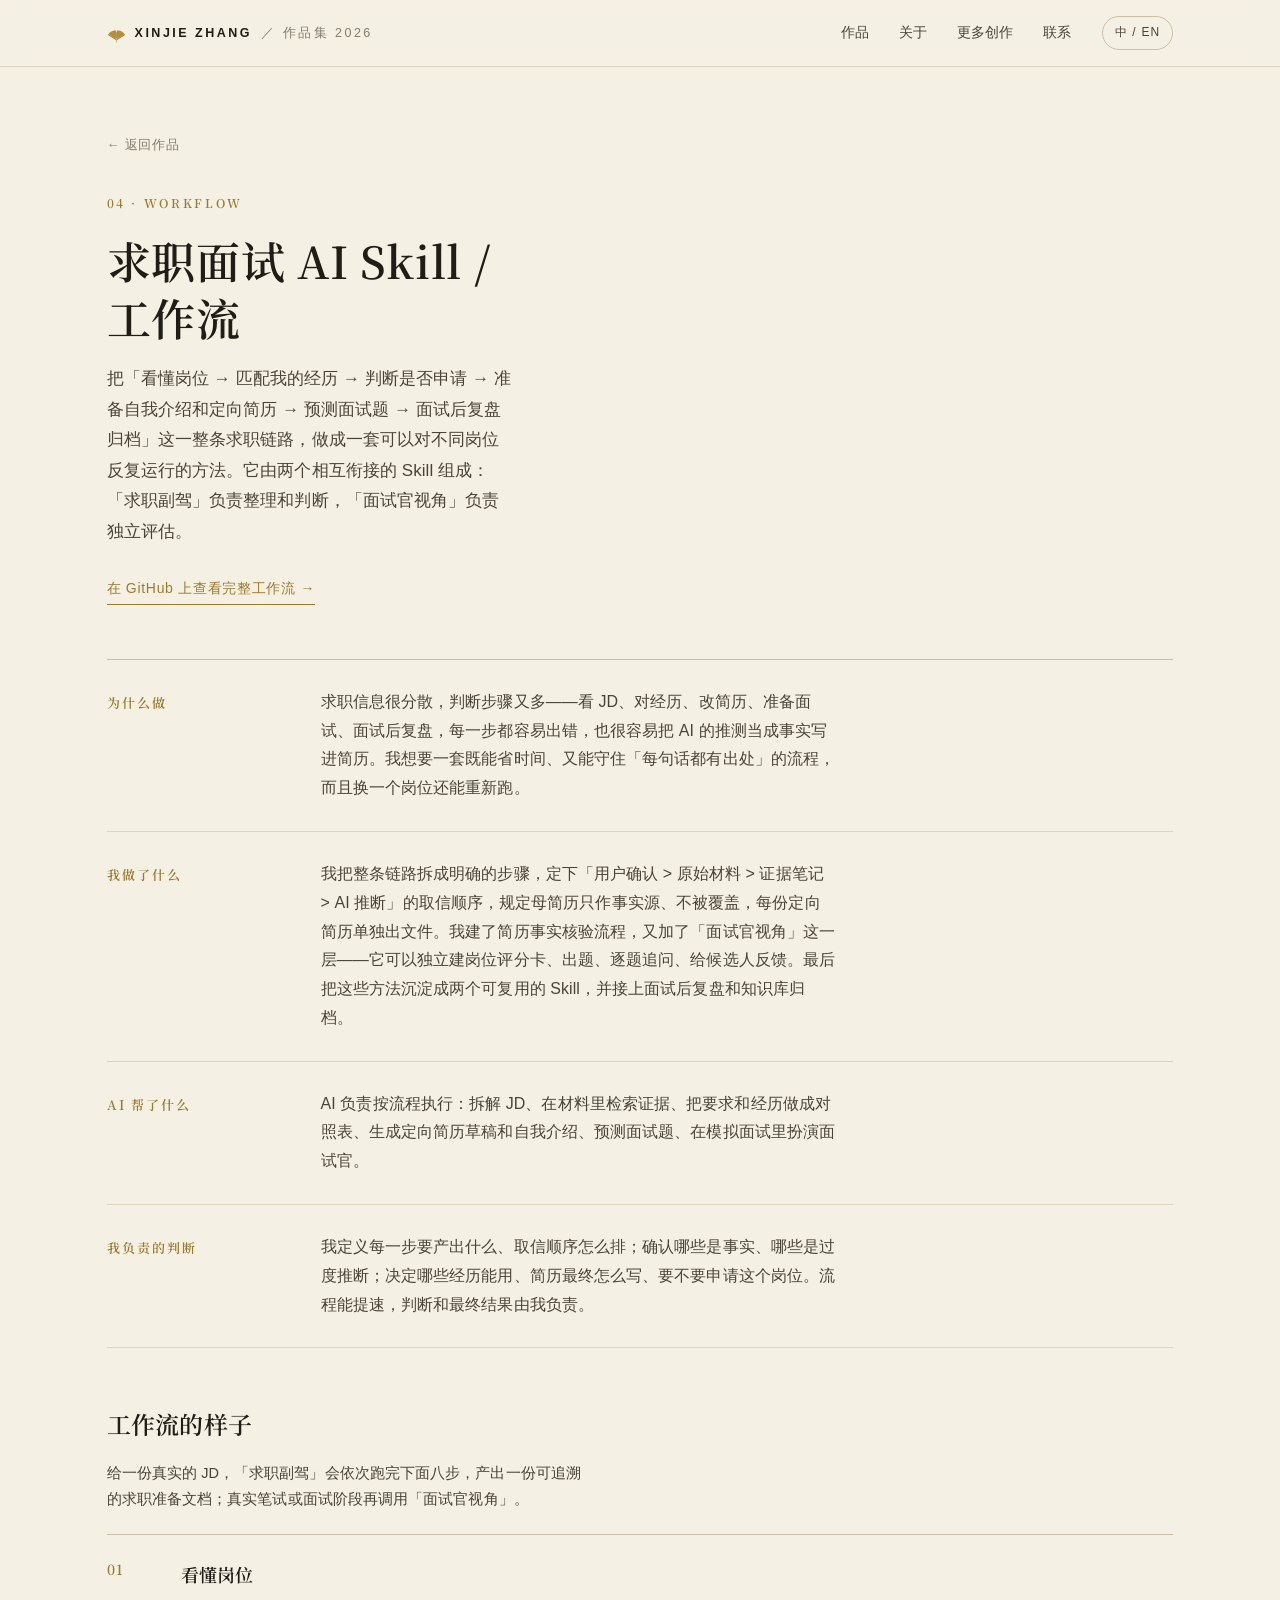
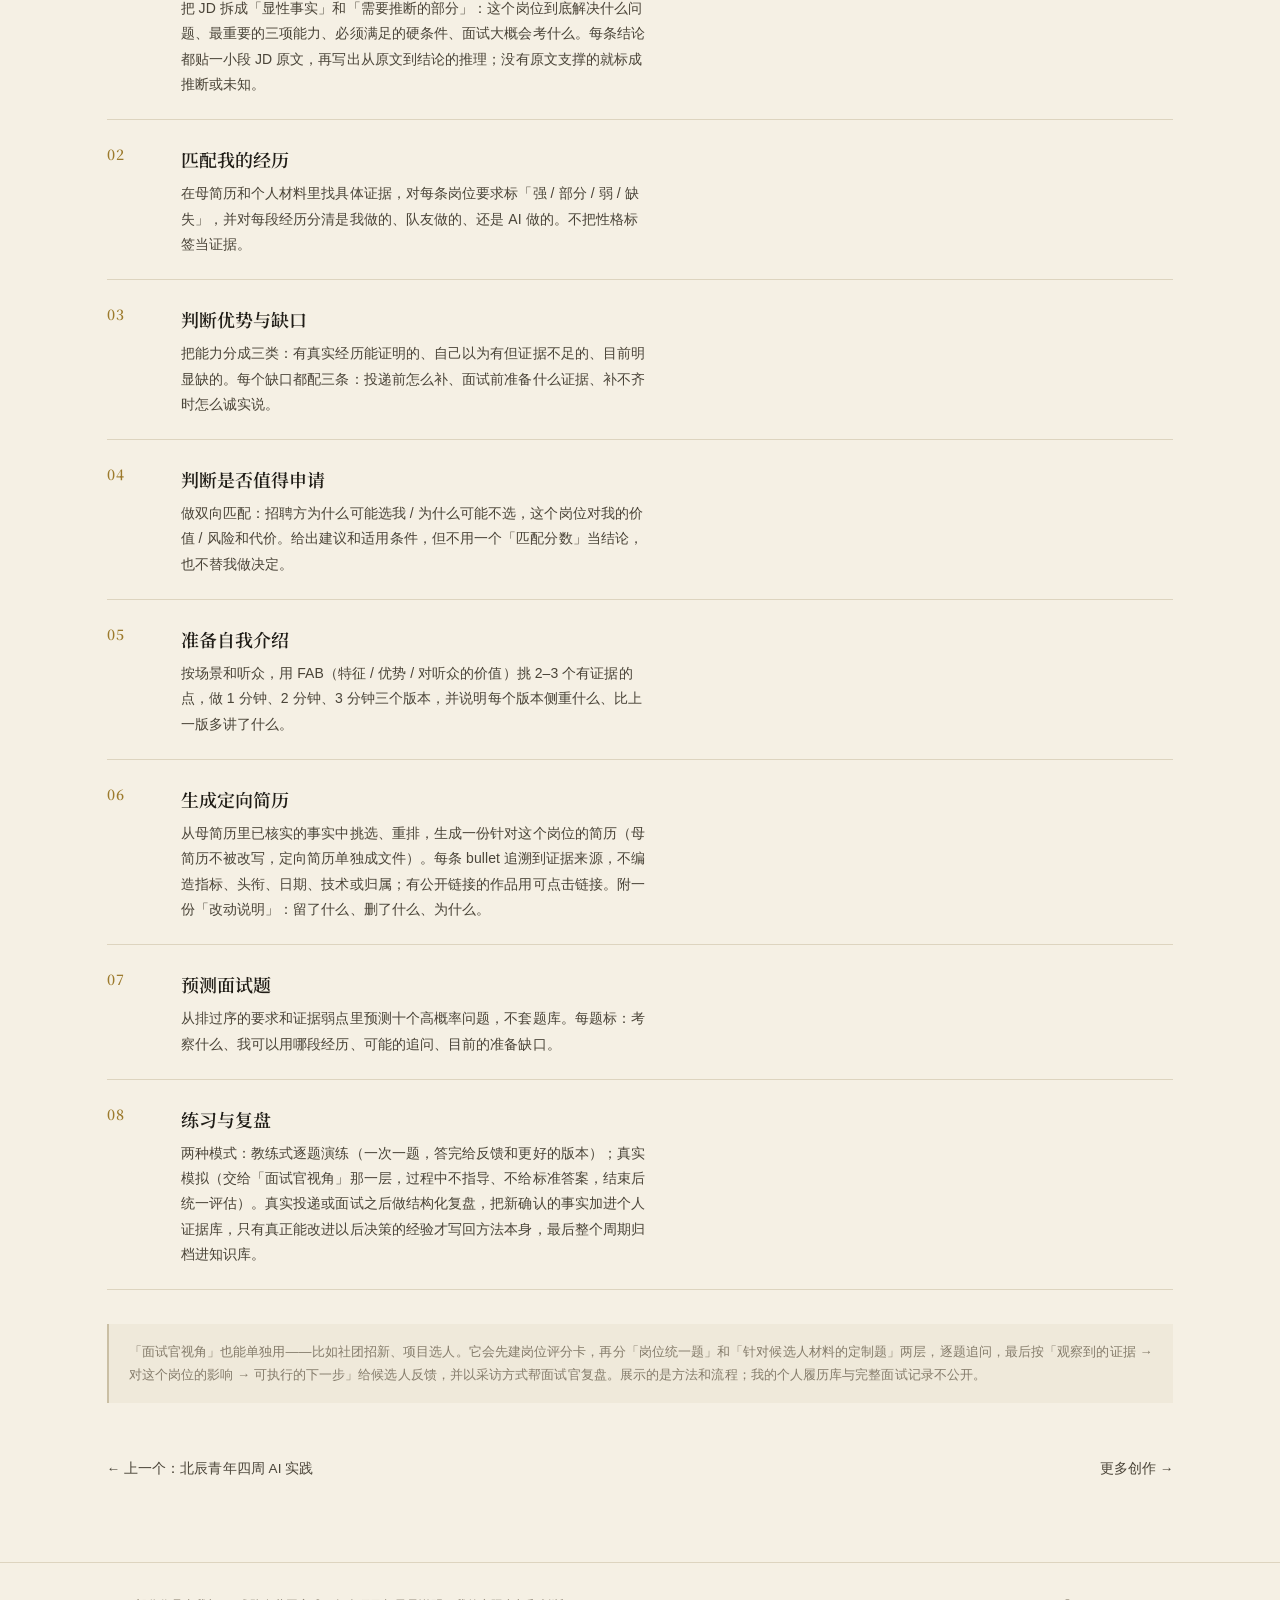
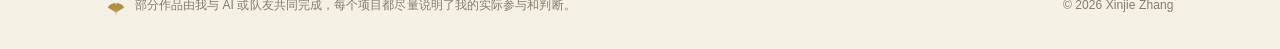
<file: projects/job-workflow.html>
<!doctype html>
<html lang="zh-CN" data-lang="zh">
<head>
<meta charset="utf-8" />
<meta name="viewport" content="width=device-width, initial-scale=1" />
<title>求职面试 AI Skill / 工作流｜张馨洁 Xinjie Zhang</title>
<meta name="description" content="把「看懂岗位 → 匹配经历 → 判断是否申请 → 定向简历 → 预测面试 → 面试后复盘归档」做成一套可对不同岗位反复运行的方法，由求职副驾和面试官视角两个 Skill 衔接而成。" />
<link rel="icon" href="../assets/img/favicon.svg" type="image/svg+xml" />
<link rel="preconnect" href="https://fonts.googleapis.com" />
<link rel="preconnect" href="https://fonts.gstatic.com" crossorigin />
<link href="https://fonts.googleapis.com/css2?family=Noto+Serif+SC:wght@500;600;700&display=swap" rel="stylesheet" />
<link rel="stylesheet" href="../assets/style.css" />
</head>
<body>

<header class="site-header">
  <div class="wrap">
    <a class="brand" href="../index.html">
      <img class="brand-seal" src="../assets/img/ornament/gingko.svg" alt="" />
      XINJIE ZHANG <span class="brand-sub zh">／ 作品集 2026</span><span class="brand-sub en">／ PORTFOLIO 2026</span>
    </a>
    <nav class="nav">
      <div class="nav-links">
        <a href="../index.html#work"><span class="zh">作品</span><span class="en">Work</span></a>
        <a href="../index.html#about"><span class="zh">关于</span><span class="en">About</span></a>
        <a href="../index.html#archive"><span class="zh">更多创作</span><span class="en">Archive</span></a>
        <a href="../index.html#contact"><span class="zh">联系</span><span class="en">Contact</span></a>
      </div>
      <button class="lang-toggle" type="button" data-lang-switch>中 / EN</button>
      <button class="nav-toggle" type="button" data-nav-toggle aria-label="菜单"><span></span></button>
    </nav>
  </div>
</header>

<main class="detail">
  <div class="wrap">
    <a class="back-link" href="../index.html#work">← <span class="zh">返回作品</span><span class="en">Back to work</span></a>

    <div class="detail-head">
      <span class="cat">04 · Workflow</span>
      <h1><span class="zh">求职面试 AI Skill / 工作流</span><span class="en">AI Skill and Workflow for Job Applications and Interviews</span></h1>
      <p class="lede">
        <span class="zh">把「看懂岗位 → 匹配我的经历 → 判断是否申请 → 准备自我介绍和定向简历 → 预测面试题 → 面试后复盘归档」这一整条求职链路，做成一套可以对不同岗位反复运行的方法。它由两个相互衔接的 Skill 组成：「求职副驾」负责整理和判断，「面试官视角」负责独立评估。</span>
        <span class="en">A method that runs the whole job-search chain — read the role, match my evidence, decide whether to apply, prepare an introduction and a role-specific résumé, predict interview questions, then debrief and archive — repeatably across different roles. It is built from two connected Skills: a job-application co-pilot that organises and judges, and an independent interviewer layer that assesses.</span>
      </p>
      <div class="detail-actions">
        <a class="link-arrow" href="https://github.com/Jade681/job-application-ai-workflow" target="_blank" rel="noopener"><span class="zh">在 GitHub 上查看完整工作流 →</span><span class="en">See the full workflow on GitHub →</span></a>
      </div>
    </div>

    <div class="qa">
      <div class="qa-item">
        <h2><span class="zh">为什么做</span><span class="en">Why I made it</span></h2>
        <p>
          <span class="zh">求职信息很分散，判断步骤又多——看 JD、对经历、改简历、准备面试、面试后复盘，每一步都容易出错，也很容易把 AI 的推测当成事实写进简历。我想要一套既能省时间、又能守住「每句话都有出处」的流程，而且换一个岗位还能重新跑。</span>
          <span class="en">Job-search information is scattered and the process has many judgement calls — reading the JD, matching experience, editing the résumé, preparing for interviews, debriefing afterwards. Each step is easy to get wrong, and it is easy to let AI inference slip into the résumé as fact. I wanted a process that saved time while keeping every sentence traceable to a source, and that I could re-run for a different role.</span>
        </p>
      </div>
      <div class="qa-item">
        <h2><span class="zh">我做了什么</span><span class="en">What I did</span></h2>
        <p>
          <span class="zh">我把整条链路拆成明确的步骤，定下「用户确认 > 原始材料 > 证据笔记 > AI 推断」的取信顺序，规定母简历只作事实源、不被覆盖，每份定向简历单独出文件。我建了简历事实核验流程，又加了「面试官视角」这一层——它可以独立建岗位评分卡、出题、逐题追问、给候选人反馈。最后把这些方法沉淀成两个可复用的 Skill，并接上面试后复盘和知识库归档。</span>
          <span class="en">I broke the chain into explicit steps and fixed a source hierarchy — user-confirmed facts > original artifacts > evidence notes > AI inference. The master résumé is a fact source that is never overwritten; every targeted résumé is a separate file. I built a résumé fact-check pass and added an interviewer layer that can independently build a role scorecard, write questions, probe answer by answer, and give candidate feedback. Both were turned into reusable Skills, connected to a post-interview debrief and an archive step in my knowledge base.</span>
        </p>
      </div>
      <div class="qa-item">
        <h2><span class="zh">AI 帮了什么</span><span class="en">How AI helped</span></h2>
        <p>
          <span class="zh">AI 负责按流程执行：拆解 JD、在材料里检索证据、把要求和经历做成对照表、生成定向简历草稿和自我介绍、预测面试题、在模拟面试里扮演面试官。</span>
          <span class="en">AI runs the steps: breaking down the JD, searching my materials for evidence, building a requirement-to-evidence table, drafting the targeted résumé and self-introduction, predicting interview questions, and playing the interviewer in a mock interview.</span>
        </p>
      </div>
      <div class="qa-item">
        <h2><span class="zh">我负责的判断</span><span class="en">What I decided</span></h2>
        <p>
          <span class="zh">我定义每一步要产出什么、取信顺序怎么排；确认哪些是事实、哪些是过度推断；决定哪些经历能用、简历最终怎么写、要不要申请这个岗位。流程能提速，判断和最终结果由我负责。</span>
          <span class="en">I define what each step must produce and how the source hierarchy is ordered; I decide what is fact and what is over-inference; I decide which experiences are usable, how the résumé is finally worded, and whether to apply. The process speeds things up; the judgement and the final result are mine.</span>
        </p>
      </div>
    </div>

    <h2 class="flow-head"><span class="zh">工作流的样子</span><span class="en">How the workflow runs</span></h2>
    <p class="flow-intro"><span class="zh">给一份真实的 JD，「求职副驾」会依次跑完下面八步，产出一份可追溯的求职准备文档；真实笔试或面试阶段再调用「面试官视角」。</span><span class="en">Given a real job description, the co-pilot runs these eight steps into one traceable preparation document; the interviewer layer is called for the real written-test or interview stage.</span></p>
    <ol class="flow">
      <li>
        <div><h3><span class="zh">看懂岗位</span><span class="en">Read the role</span></h3>
        <p><span class="zh">把 JD 拆成「显性事实」和「需要推断的部分」：这个岗位到底解决什么问题、最重要的三项能力、必须满足的硬条件、面试大概会考什么。每条结论都贴一小段 JD 原文，再写出从原文到结论的推理；没有原文支撑的就标成推断或未知。</span><span class="en">Split the JD into explicit facts and interpretation: what problem the role solves, its three most important capabilities, the must-have conditions, and what the interview will likely test. Every conclusion carries a short verbatim JD excerpt and the reasoning from it; anything unsupported is labelled inference or unknown.</span></p></div>
      </li>
      <li>
        <div><h3><span class="zh">匹配我的经历</span><span class="en">Match my evidence</span></h3>
        <p><span class="zh">在母简历和个人材料里找具体证据，对每条岗位要求标「强 / 部分 / 弱 / 缺失」，并对每段经历分清是我做的、队友做的、还是 AI 做的。不把性格标签当证据。</span><span class="en">Search the master résumé and personal materials for concrete evidence, rate each requirement strong / partial / weak / missing, and separate my contribution from teammates' and AI's for every experience. Personality labels don't count as proof.</span></p></div>
      </li>
      <li>
        <div><h3><span class="zh">判断优势与缺口</span><span class="en">Advantages and gaps</span></h3>
        <p><span class="zh">把能力分成三类：有真实经历能证明的、自己以为有但证据不足的、目前明显缺的。每个缺口都配三条：投递前怎么补、面试前准备什么证据、补不齐时怎么诚实说。</span><span class="en">Sort abilities into three groups — proven by real experience, believed-but-under-evidenced, and clear current gaps. Each gap gets three lines: how to strengthen it before applying, what evidence to prepare before the interview, and how to state it honestly if it can't be closed in time.</span></p></div>
      </li>
      <li>
        <div><h3><span class="zh">判断是否值得申请</span><span class="en">Decide whether to apply</span></h3>
        <p><span class="zh">做双向匹配：招聘方为什么可能选我 / 为什么可能不选，这个岗位对我的价值 / 风险和代价。给出建议和适用条件，但不用一个「匹配分数」当结论，也不替我做决定。</span><span class="en">A two-way fit check: why the employer might pick me and why they might not; the role's value to me and its risks and costs. It gives a recommendation with conditions, but never reduces the decision to a match score and never decides for me.</span></p></div>
      </li>
      <li>
        <div><h3><span class="zh">准备自我介绍</span><span class="en">Prepare the introduction</span></h3>
        <p><span class="zh">按场景和听众，用 FAB（特征 / 优势 / 对听众的价值）挑 2–3 个有证据的点，做 1 分钟、2 分钟、3 分钟三个版本，并说明每个版本侧重什么、比上一版多讲了什么。</span><span class="en">Using FAB (Feature / Advantage / Benefit) and picking two or three evidence-backed points for the audience, it drafts one-, two- and three-minute versions and explains what each emphasises and what the longer one adds.</span></p></div>
      </li>
      <li>
        <div><h3><span class="zh">生成定向简历</span><span class="en">Generate the targeted résumé</span></h3>
        <p><span class="zh">从母简历里已核实的事实中挑选、重排，生成一份针对这个岗位的简历（母简历不被改写，定向简历单独成文件）。每条 bullet 追溯到证据来源，不编造指标、头衔、日期、技术或归属；有公开链接的作品用可点击链接。附一份「改动说明」：留了什么、删了什么、为什么。</span><span class="en">It selects and reorders verified facts from the master résumé into a role-specific résumé (the master is never rewritten; the targeted one is its own file). Every bullet traces to a source; no invented metrics, titles, dates, technologies or ownership; works with a public link get a clickable link. A change log records what was kept, cut and why.</span></p></div>
      </li>
      <li>
        <div><h3><span class="zh">预测面试题</span><span class="en">Predict interview questions</span></h3>
        <p><span class="zh">从排过序的要求和证据弱点里预测十个高概率问题，不套题库。每题标：考察什么、我可以用哪段经历、可能的追问、目前的准备缺口。</span><span class="en">From the ranked requirements and evidence weaknesses it predicts ten likely questions — not from a generic bank. Each is tagged with what it assesses, which experience I can use, the likely follow-up, and my current preparation gap.</span></p></div>
      </li>
      <li>
        <div><h3><span class="zh">练习与复盘</span><span class="en">Practise and debrief</span></h3>
        <p><span class="zh">两种模式：教练式逐题演练（一次一题，答完给反馈和更好的版本）；真实模拟（交给「面试官视角」那一层，过程中不指导、不给标准答案，结束后统一评估）。真实投递或面试之后做结构化复盘，把新确认的事实加进个人证据库，只有真正能改进以后决策的经验才写回方法本身，最后整个周期归档进知识库。</span><span class="en">Two modes: a coached one-question-at-a-time drill (feedback and a stronger version after each answer), and a realistic simulation handed to the interviewer layer (no coaching, no model answers during it, one consolidated assessment at the end). After a real application or interview, a structured debrief adds newly confirmed facts to the evidence bank; only lessons that improve future decisions are written back into the method, and the whole cycle is archived in my knowledge base.</span></p></div>
      </li>
    </ol>

    <div class="detail-note">
      <span class="zh">「面试官视角」也能单独用——比如社团招新、项目选人。它会先建岗位评分卡，再分「岗位统一题」和「针对候选人材料的定制题」两层，逐题追问，最后按「观察到的证据 → 对这个岗位的影响 → 可执行的下一步」给候选人反馈，并以采访方式帮面试官复盘。展示的是方法和流程；我的个人履历库与完整面试记录不公开。</span>
      <span class="en">The interviewer layer also works on its own — for club recruitment or picking a project team, say. It builds a role scorecard, splits questions into a shared role core and candidate-specific checks, probes answer by answer, then gives candidate feedback in the form observed evidence → impact on this role → a concrete next step, and debriefs the interviewer afterwards. This page shows the method; my private evidence library and full interview records are not published.</span>
    </div>

    <nav class="detail-nav">
      <a href="polaris-practice.html">← <span class="zh">上一个：北辰青年四周 AI 实践</span><span class="en">Prev: Polaris Youth practice</span></a>
      <a href="../index.html#archive"><span class="zh">更多创作</span><span class="en">Creative archive</span> →</a>
    </nav>
  </div>
</main>

<footer class="site-footer">
  <div class="wrap">
    <span class="fmark">
      <img src="../assets/img/ornament/gingko.svg" alt="" />
      <span>
        <span class="zh">部分作品由我与 AI 或队友共同完成，每个项目都尽量说明了我的实际参与和判断。</span>
        <span class="en">Some works were made with AI or teammates; each project describes my actual contribution and decisions.</span>
      </span>
    </span>
    <span>© 2026 Xinjie Zhang</span>
  </div>
</footer>

<script src="../assets/main.js"></script>
</body>
</html>
</file>
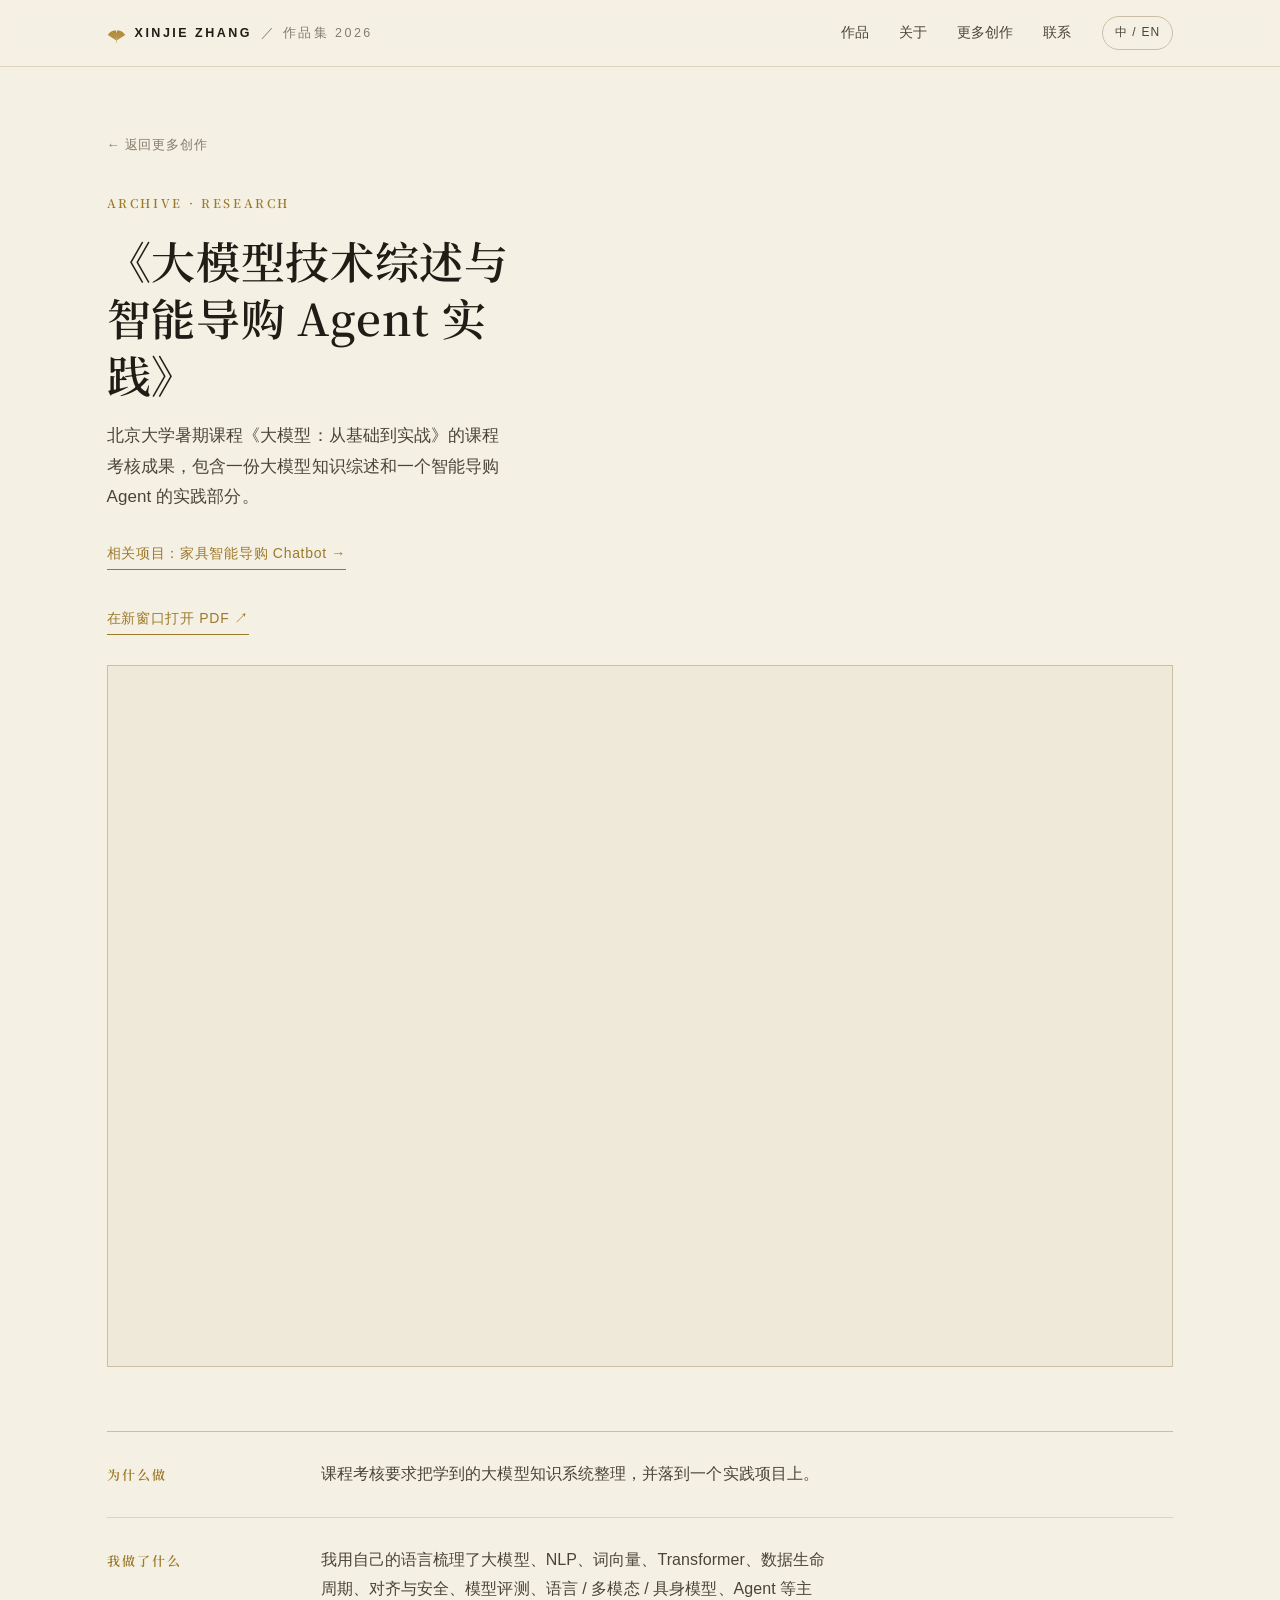
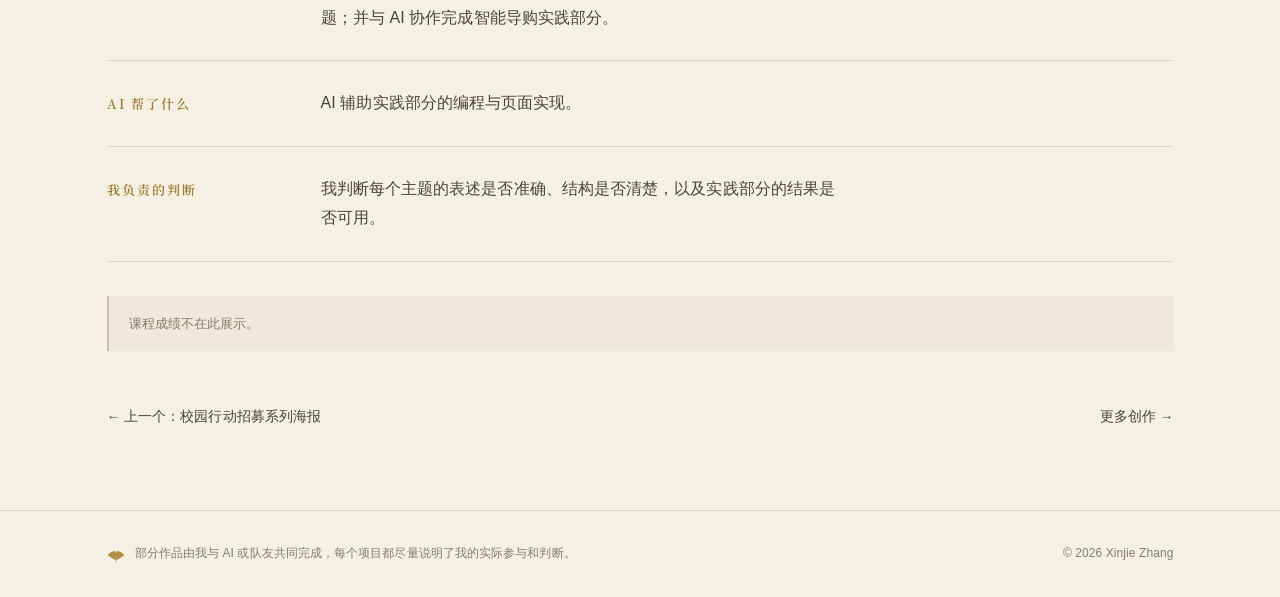
<file: projects/llm-course-paper.html>
<!doctype html>
<html lang="zh-CN" data-lang="zh">
<head>
<meta charset="utf-8" />
<meta name="viewport" content="width=device-width, initial-scale=1" />
<title>大模型技术综述与智能导购 Agent 实践｜张馨洁 Xinjie Zhang</title>
<meta name="description" content="北京大学暑期课程《大模型：从基础到实战》的课程考核成果：一份大模型知识综述加一个智能导购 Agent 实践。" />
<link rel="icon" href="../assets/img/favicon.svg" type="image/svg+xml" />
<link rel="preconnect" href="https://fonts.googleapis.com" />
<link rel="preconnect" href="https://fonts.gstatic.com" crossorigin />
<link href="https://fonts.googleapis.com/css2?family=Noto+Serif+SC:wght@500;600;700&display=swap" rel="stylesheet" />
<link rel="stylesheet" href="../assets/style.css" />
</head>
<body>

<header class="site-header">
  <div class="wrap">
    <a class="brand" href="../index.html">
      <img class="brand-seal" src="../assets/img/ornament/gingko.svg" alt="" />
      XINJIE ZHANG <span class="brand-sub zh">／ 作品集 2026</span><span class="brand-sub en">／ PORTFOLIO 2026</span>
    </a>
    <nav class="nav">
      <div class="nav-links">
        <a href="../index.html#work"><span class="zh">作品</span><span class="en">Work</span></a>
        <a href="../index.html#about"><span class="zh">关于</span><span class="en">About</span></a>
        <a href="../index.html#archive"><span class="zh">更多创作</span><span class="en">Archive</span></a>
        <a href="../index.html#contact"><span class="zh">联系</span><span class="en">Contact</span></a>
      </div>
      <button class="lang-toggle" type="button" data-lang-switch>中 / EN</button>
      <button class="nav-toggle" type="button" data-nav-toggle aria-label="菜单"><span></span></button>
    </nav>
  </div>
</header>

<main class="detail">
  <div class="wrap">
    <a class="back-link" href="../index.html#archive">← <span class="zh">返回更多创作</span><span class="en">Back to archive</span></a>

    <div class="detail-head">
      <span class="cat">Archive · Research</span>
      <h1><span class="zh">《大模型技术综述与智能导购 Agent 实践》</span><span class="en">A Technical Review of LLMs and a Furniture Shopping Agent in Practice</span></h1>
      <p class="lede">
        <span class="zh">北京大学暑期课程《大模型：从基础到实战》的课程考核成果，包含一份大模型知识综述和一个智能导购 Agent 的实践部分。</span>
        <span class="en">The assessed deliverable for Peking University’s summer course “Large Language Models: From Foundations to Practice” — a written review of LLM topics plus a hands-on furniture shopping agent.</span>
      </p>
      <div class="detail-actions">
        <a class="link-arrow" href="furniture-chatbot.html" target="_blank" rel="noopener"><span class="zh">相关项目：家具智能导购 Chatbot →</span><span class="en">Related: Furniture Chatbot →</span></a>
      </div>
    </div>

    <div class="media">
      <p class="detail-actions"><a class="link-arrow" href="../assets/media/llm-course-paper.pdf" target="_blank" rel="noopener"><span class="zh">在新窗口打开 PDF ↗</span><span class="en">Open the PDF ↗</span></a></p>
      <iframe class="pdf-embed" src="../assets/media/llm-course-paper.pdf" title="PDF" loading="lazy"></iframe>
    </div>

    <div class="qa">
      <div class="qa-item">
        <h2><span class="zh">为什么做</span><span class="en">Why I made it</span></h2>
        <p>
          <span class="zh">课程考核要求把学到的大模型知识系统整理，并落到一个实践项目上。</span>
          <span class="en">The assessment asked us to organise what we had learned about large language models and apply it to a hands-on project.</span>
        </p>
      </div>
      <div class="qa-item">
        <h2><span class="zh">我做了什么</span><span class="en">What I did</span></h2>
        <p>
          <span class="zh">我用自己的语言梳理了大模型、NLP、词向量、Transformer、数据生命周期、对齐与安全、模型评测、语言 / 多模态 / 具身模型、Agent 等主题；并与 AI 协作完成智能导购实践部分。</span>
          <span class="en">In my own words I worked through topics including large language models, NLP, word vectors, Transformers, the data lifecycle, alignment and safety, model evaluation, language / multimodal / embodied models, and agents; and I built the shopping-agent practice section together with AI.</span>
        </p>
      </div>
      <div class="qa-item">
        <h2><span class="zh">AI 帮了什么</span><span class="en">How AI helped</span></h2>
        <p>
          <span class="zh">AI 辅助实践部分的编程与页面实现。</span>
          <span class="en">AI assisted with the coding and page implementation of the practice section.</span>
        </p>
      </div>
      <div class="qa-item">
        <h2><span class="zh">我负责的判断</span><span class="en">What I decided</span></h2>
        <p>
          <span class="zh">我判断每个主题的表述是否准确、结构是否清楚，以及实践部分的结果是否可用。</span>
          <span class="en">I judged whether each topic was described accurately, whether the structure was clear, and whether the practice results were usable.</span>
        </p>
      </div>
    </div>

    <div class="detail-note">
      <span class="zh">课程成绩不在此展示。</span>
      <span class="en">The course grade is not shown here.</span>
    </div>

    <nav class="detail-nav">
      <a href="recruitment-posters.html">← <span class="zh">上一个：校园行动招募系列海报</span><span class="en">Prev: Campus recruitment posters</span></a>
      <a href="../index.html#archive"><span class="zh">更多创作</span><span class="en">Creative archive</span> →</a>
    </nav>
  </div>
</main>

<footer class="site-footer">
  <div class="wrap">
    <span class="fmark">
      <img src="../assets/img/ornament/gingko.svg" alt="" />
      <span>
        <span class="zh">部分作品由我与 AI 或队友共同完成，每个项目都尽量说明了我的实际参与和判断。</span>
        <span class="en">Some works were made with AI or teammates; each project describes my actual contribution and decisions.</span>
      </span>
    </span>
    <span>© 2026 Xinjie Zhang</span>
  </div>
</footer>

<script src="../assets/main.js"></script>
</body>
</html>
</file>
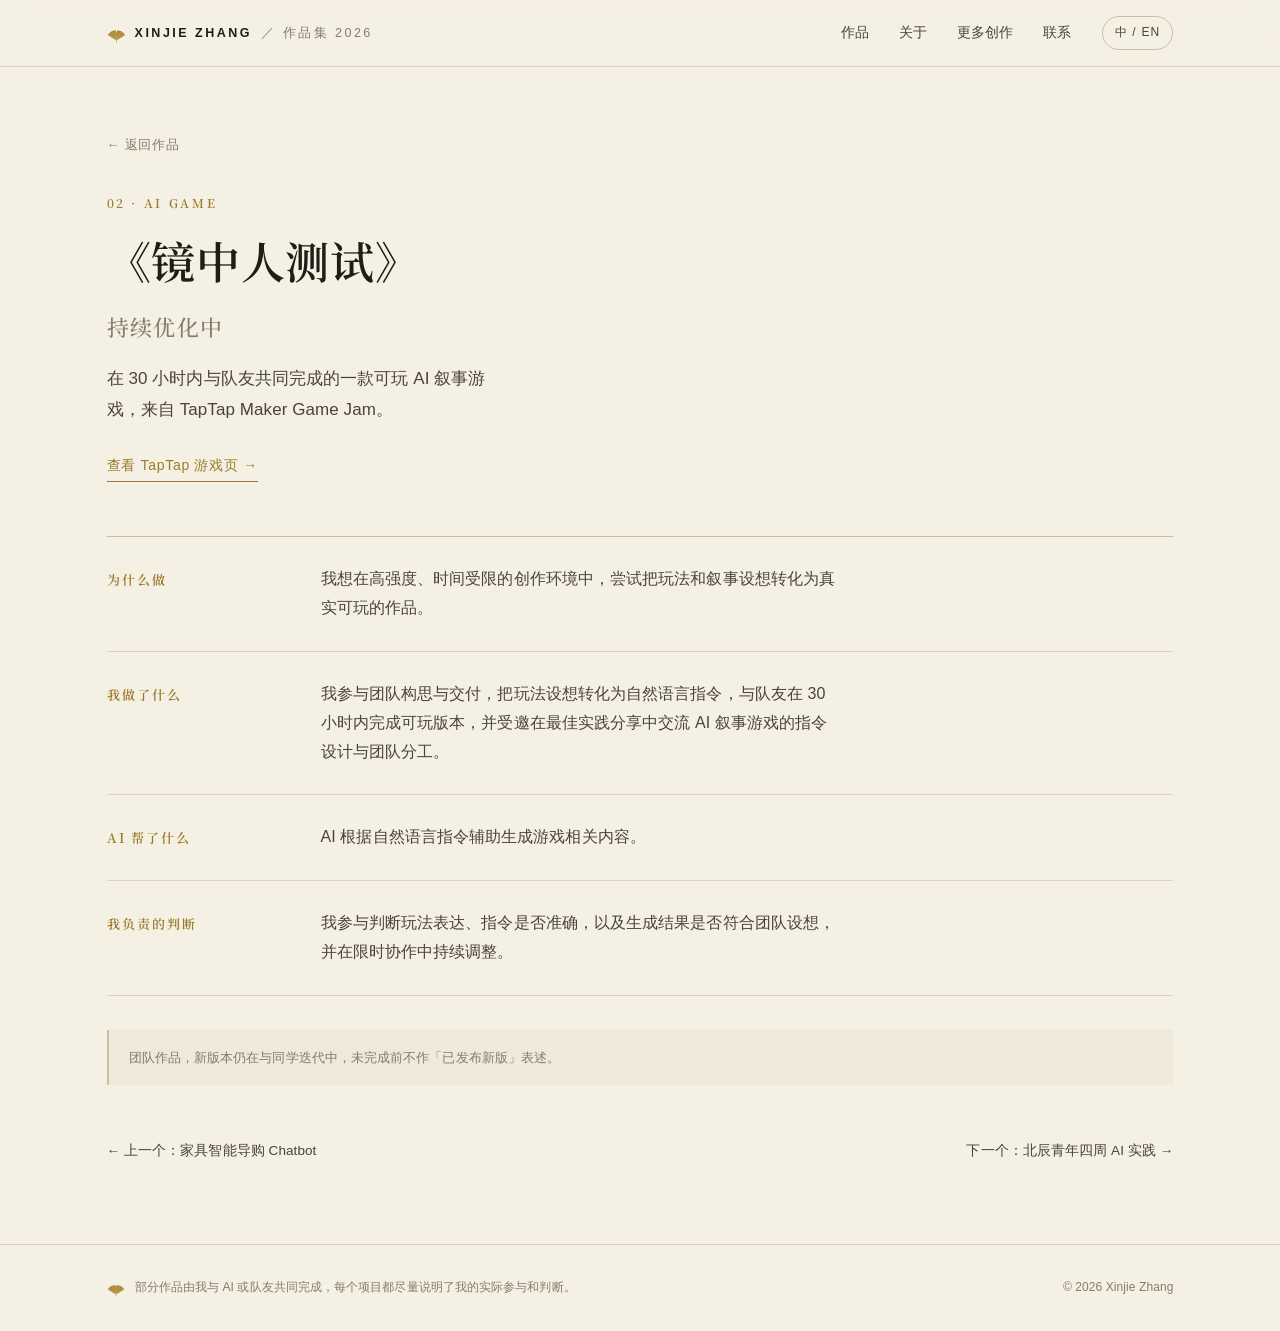
<file: projects/mirror-test.html>
<!doctype html>
<html lang="zh-CN" data-lang="zh">
<head>
<meta charset="utf-8" />
<meta name="viewport" content="width=device-width, initial-scale=1" />
<title>《镜中人测试》TapTap Game Jam｜张馨洁 Xinjie Zhang</title>
<meta name="description" content="在 30 小时内与队友共同完成的一款可玩 AI 叙事游戏。TapTap Maker Game Jam 作品，持续优化中。" />
<link rel="icon" href="../assets/img/favicon.svg" type="image/svg+xml" />
<link rel="preconnect" href="https://fonts.googleapis.com" />
<link rel="preconnect" href="https://fonts.gstatic.com" crossorigin />
<link href="https://fonts.googleapis.com/css2?family=Noto+Serif+SC:wght@500;600;700&display=swap" rel="stylesheet" />
<link rel="stylesheet" href="../assets/style.css" />
</head>
<body>

<header class="site-header">
  <div class="wrap">
    <a class="brand" href="../index.html">
      <img class="brand-seal" src="../assets/img/ornament/gingko.svg" alt="" />
      XINJIE ZHANG <span class="brand-sub zh">／ 作品集 2026</span><span class="brand-sub en">／ PORTFOLIO 2026</span>
    </a>
    <nav class="nav">
      <div class="nav-links">
        <a href="../index.html#work"><span class="zh">作品</span><span class="en">Work</span></a>
        <a href="../index.html#about"><span class="zh">关于</span><span class="en">About</span></a>
        <a href="../index.html#archive"><span class="zh">更多创作</span><span class="en">Archive</span></a>
        <a href="../index.html#contact"><span class="zh">联系</span><span class="en">Contact</span></a>
      </div>
      <button class="lang-toggle" type="button" data-lang-switch>中 / EN</button>
      <button class="nav-toggle" type="button" data-nav-toggle aria-label="菜单"><span></span></button>
    </nav>
  </div>
</header>

<main class="detail">
  <div class="wrap">
    <a class="back-link" href="../index.html#work">← <span class="zh">返回作品</span><span class="en">Back to work</span></a>

    <div class="detail-head">
      <span class="cat">02 · AI Game</span>
      <h1><span class="zh">《镜中人测试》</span><span class="en">Mirror Test</span> <span class="tag zh">持续优化中</span><span class="tag en">ongoing</span></h1>
      <p class="lede">
        <span class="zh">在 30 小时内与队友共同完成的一款可玩 AI 叙事游戏，来自 TapTap Maker Game Jam。</span>
        <span class="en">A playable AI narrative game created with teammates in 30 hours, from the TapTap Maker Game Jam.</span>
      </p>
      <div class="detail-actions">
        <a class="link-arrow" href="https://www.taptap.cn/app/854776" target="_blank" rel="noopener"><span class="zh">查看 TapTap 游戏页 →</span><span class="en">View on TapTap →</span></a>
      </div>
    </div>

    <div class="qa">
      <div class="qa-item">
        <h2><span class="zh">为什么做</span><span class="en">Why I made it</span></h2>
        <p>
          <span class="zh">我想在高强度、时间受限的创作环境中，尝试把玩法和叙事设想转化为真实可玩的作品。</span>
          <span class="en">I wanted to test whether gameplay and narrative ideas could become a playable experience under intense time constraints.</span>
        </p>
      </div>
      <div class="qa-item">
        <h2><span class="zh">我做了什么</span><span class="en">What I did</span></h2>
        <p>
          <span class="zh">我参与团队构思与交付，把玩法设想转化为自然语言指令，与队友在 30 小时内完成可玩版本，并受邀在最佳实践分享中交流 AI 叙事游戏的指令设计与团队分工。</span>
          <span class="en">I contributed to team ideation and delivery, translated gameplay ideas into natural-language instructions, helped complete a playable version within 30 hours, and was invited to share our approach to prompt design and teamwork for AI narrative games.</span>
        </p>
      </div>
      <div class="qa-item">
        <h2><span class="zh">AI 帮了什么</span><span class="en">How AI helped</span></h2>
        <p>
          <span class="zh">AI 根据自然语言指令辅助生成游戏相关内容。</span>
          <span class="en">AI generated game-related content from our natural-language instructions.</span>
        </p>
      </div>
      <div class="qa-item">
        <h2><span class="zh">我负责的判断</span><span class="en">What I decided</span></h2>
        <p>
          <span class="zh">我参与判断玩法表达、指令是否准确，以及生成结果是否符合团队设想，并在限时协作中持续调整。</span>
          <span class="en">I helped judge whether the gameplay was expressed clearly, whether the instructions were accurate, and whether generated results matched the team’s intent, iterating throughout the time-limited collaboration.</span>
        </p>
      </div>
    </div>

    <div class="detail-note">
      <span class="zh">团队作品，新版本仍在与同学迭代中，未完成前不作「已发布新版」表述。</span>
      <span class="en">A team project; a new version is still being iterated with classmates and is not described as released.</span>
    </div>

    <nav class="detail-nav">
      <a href="furniture-chatbot.html">← <span class="zh">上一个：家具智能导购 Chatbot</span><span class="en">Prev: Furniture Chatbot</span></a>
      <a href="polaris-practice.html"><span class="zh">下一个：北辰青年四周 AI 实践</span><span class="en">Next: Polaris Youth practice</span> →</a>
    </nav>
  </div>
</main>

<footer class="site-footer">
  <div class="wrap">
    <span class="fmark">
      <img src="../assets/img/ornament/gingko.svg" alt="" />
      <span>
        <span class="zh">部分作品由我与 AI 或队友共同完成，每个项目都尽量说明了我的实际参与和判断。</span>
        <span class="en">Some works were made with AI or teammates; each project describes my actual contribution and decisions.</span>
      </span>
    </span>
    <span>© 2026 Xinjie Zhang</span>
  </div>
</footer>

<script src="../assets/main.js"></script>
</body>
</html>
</file>
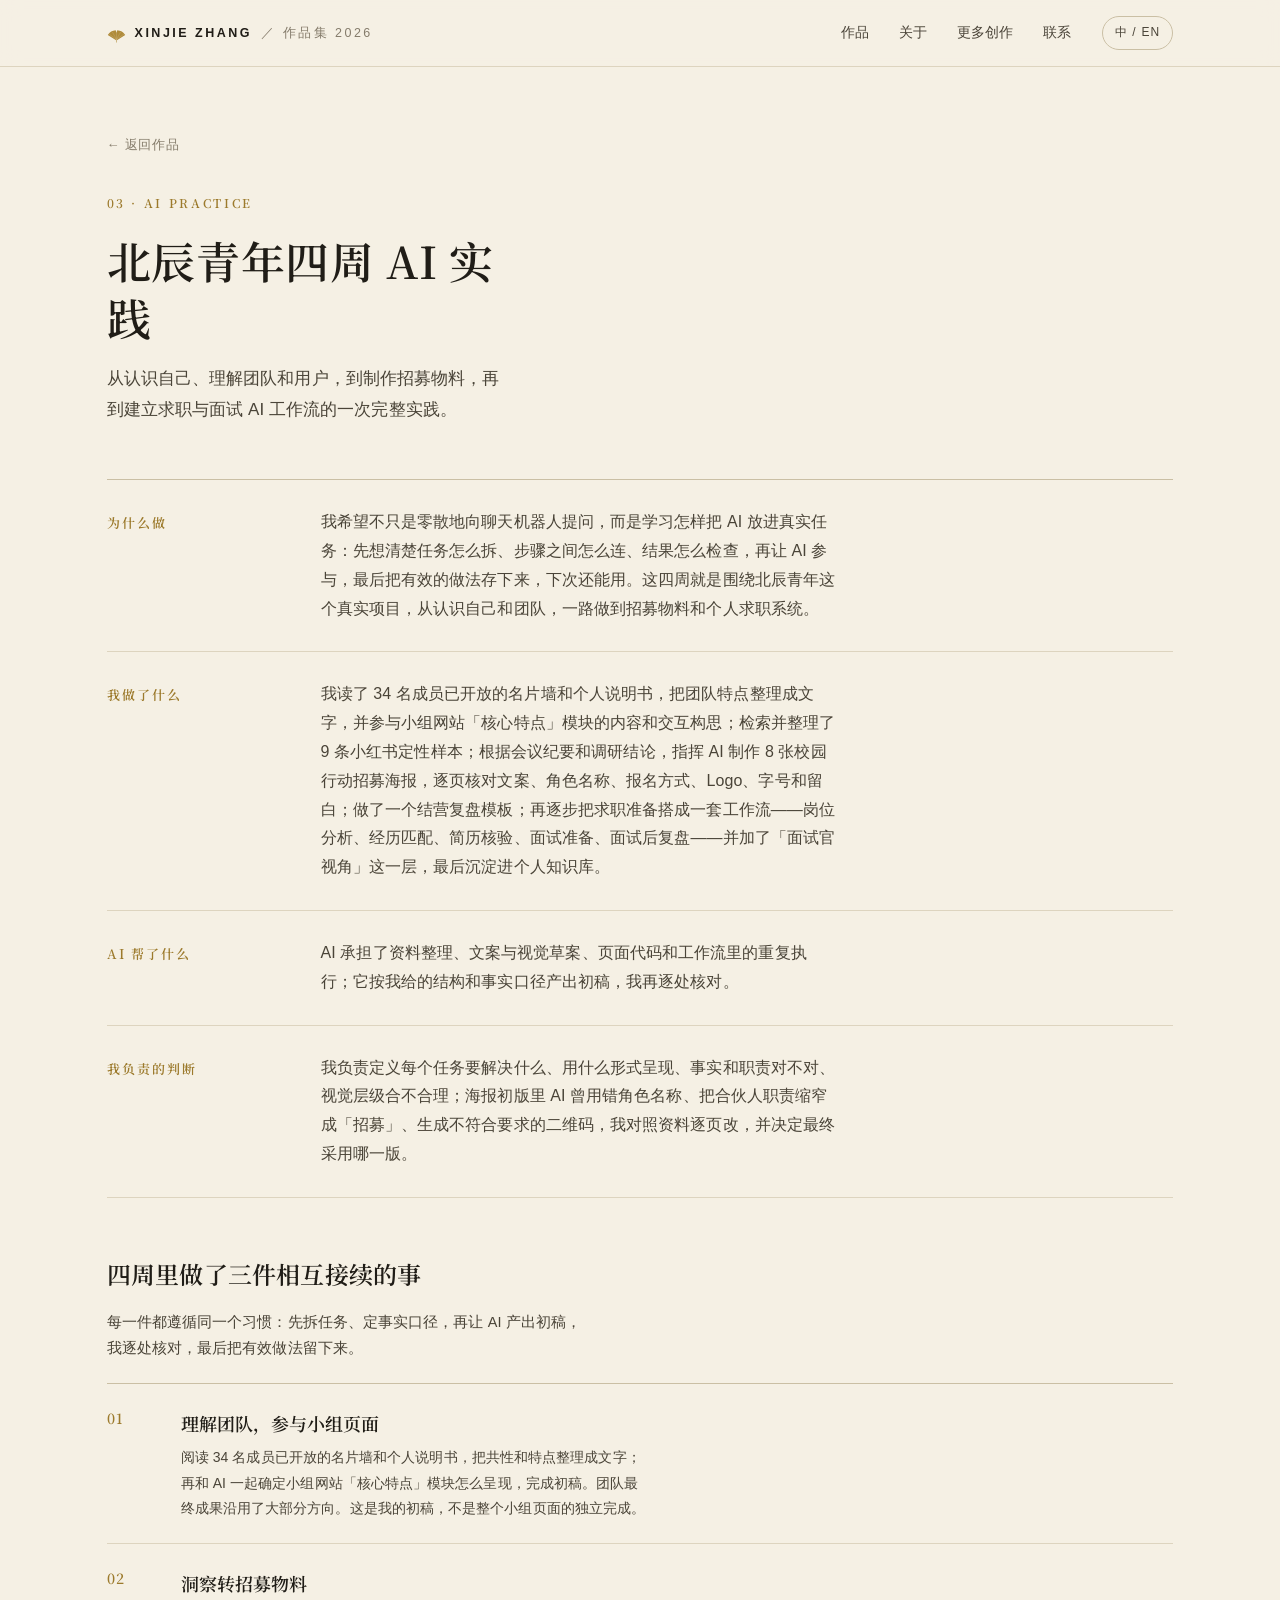
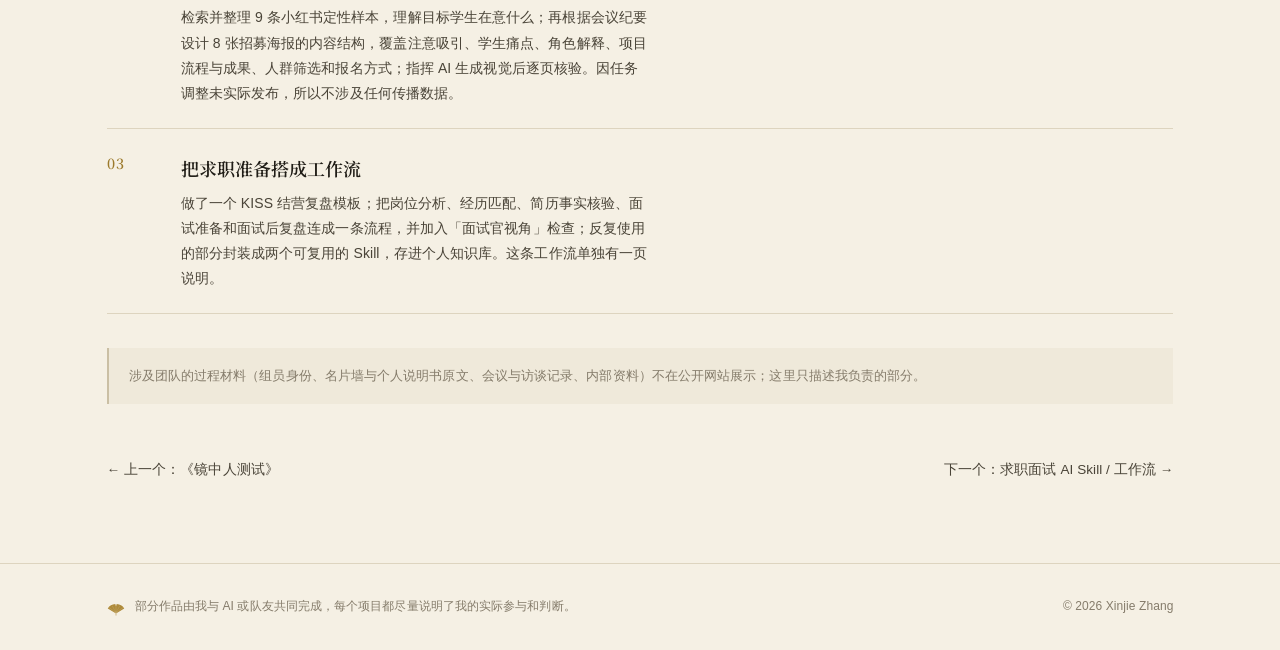
<file: projects/polaris-practice.html>
<!doctype html>
<html lang="zh-CN" data-lang="zh">
<head>
<meta charset="utf-8" />
<meta name="viewport" content="width=device-width, initial-scale=1" />
<title>北辰青年四周 AI 实践｜张馨洁 Xinjie Zhang</title>
<meta name="description" content="从认识自己、理解团队和用户，到制作招募物料，再到建立求职与面试 AI 工作流的一次完整实践。" />
<link rel="icon" href="../assets/img/favicon.svg" type="image/svg+xml" />
<link rel="preconnect" href="https://fonts.googleapis.com" />
<link rel="preconnect" href="https://fonts.gstatic.com" crossorigin />
<link href="https://fonts.googleapis.com/css2?family=Noto+Serif+SC:wght@500;600;700&display=swap" rel="stylesheet" />
<link rel="stylesheet" href="../assets/style.css" />
</head>
<body>

<header class="site-header">
  <div class="wrap">
    <a class="brand" href="../index.html">
      <img class="brand-seal" src="../assets/img/ornament/gingko.svg" alt="" />
      XINJIE ZHANG <span class="brand-sub zh">／ 作品集 2026</span><span class="brand-sub en">／ PORTFOLIO 2026</span>
    </a>
    <nav class="nav">
      <div class="nav-links">
        <a href="../index.html#work"><span class="zh">作品</span><span class="en">Work</span></a>
        <a href="../index.html#about"><span class="zh">关于</span><span class="en">About</span></a>
        <a href="../index.html#archive"><span class="zh">更多创作</span><span class="en">Archive</span></a>
        <a href="../index.html#contact"><span class="zh">联系</span><span class="en">Contact</span></a>
      </div>
      <button class="lang-toggle" type="button" data-lang-switch>中 / EN</button>
      <button class="nav-toggle" type="button" data-nav-toggle aria-label="菜单"><span></span></button>
    </nav>
  </div>
</header>

<main class="detail">
  <div class="wrap">
    <a class="back-link" href="../index.html#work">← <span class="zh">返回作品</span><span class="en">Back to work</span></a>

    <div class="detail-head">
      <span class="cat">03 · AI Practice</span>
      <h1><span class="zh">北辰青年四周 AI 实践</span><span class="en">Four-Week AI Practice with Polaris Youth</span></h1>
      <p class="lede">
        <span class="zh">从认识自己、理解团队和用户，到制作招募物料，再到建立求职与面试 AI 工作流的一次完整实践。</span>
        <span class="en">A complete practice cycle: understanding myself, the team, and users; creating recruitment materials; and building AI workflows for job applications and interviews.</span>
      </p>
      
    </div>

    <div class="qa">
      <div class="qa-item">
        <h2><span class="zh">为什么做</span><span class="en">Why I made it</span></h2>
        <p>
          <span class="zh">我希望不只是零散地向聊天机器人提问，而是学习怎样把 AI 放进真实任务：先想清楚任务怎么拆、步骤之间怎么连、结果怎么检查，再让 AI 参与，最后把有效的做法存下来，下次还能用。这四周就是围绕北辰青年这个真实项目，从认识自己和团队，一路做到招募物料和个人求职系统。</span>
          <span class="en">I wanted to move past asking a chatbot scattered questions and learn to put AI inside real tasks: first work out how a task breaks down, how the steps connect and how results get checked, then bring AI in, then save what worked so it's reusable. Over four weeks, around the real Polaris Youth project, I went from understanding myself and the team all the way to recruitment materials and a personal job-search system.</span>
        </p>
      </div>
      <div class="qa-item">
        <h2><span class="zh">我做了什么</span><span class="en">What I did</span></h2>
        <p>
          <span class="zh">我读了 34 名成员已开放的名片墙和个人说明书，把团队特点整理成文字，并参与小组网站「核心特点」模块的内容和交互构思；检索并整理了 9 条小红书定性样本；根据会议纪要和调研结论，指挥 AI 制作 8 张校园行动招募海报，逐页核对文案、角色名称、报名方式、Logo、字号和留白；做了一个结营复盘模板；再逐步把求职准备搭成一套工作流——岗位分析、经历匹配、简历核验、面试准备、面试后复盘——并加了「面试官视角」这一层，最后沉淀进个人知识库。</span>
          <span class="en">I read the shared profile wall and personal guides of 34 members and wrote up the team's characteristics, and contributed to the content and interaction concept for the team site's “core traits” module; I collected and organised nine qualitative Xiaohongshu samples; from meeting notes and research findings I directed AI to make eight campus-recruitment posters, checking every page for copy, role names, sign-up method, logo, type size and spacing; I built a debrief template; and I gradually assembled job-search preparation into one workflow — role analysis, experience matching, résumé fact-checking, interview prep, post-interview debrief — with an added interviewer-perspective layer, finally stored in a personal knowledge base.</span>
        </p>
      </div>
      <div class="qa-item">
        <h2><span class="zh">AI 帮了什么</span><span class="en">How AI helped</span></h2>
        <p>
          <span class="zh">AI 承担了资料整理、文案与视觉草案、页面代码和工作流里的重复执行；它按我给的结构和事实口径产出初稿，我再逐处核对。</span>
          <span class="en">AI took on research organisation, copy and visual drafts, page code, and the repetitive execution inside the workflow; it produced first drafts against the structure and facts I gave it, and I checked each one.</span>
        </p>
      </div>
      <div class="qa-item">
        <h2><span class="zh">我负责的判断</span><span class="en">What I decided</span></h2>
        <p>
          <span class="zh">我负责定义每个任务要解决什么、用什么形式呈现、事实和职责对不对、视觉层级合不合理；海报初版里 AI 曾用错角色名称、把合伙人职责缩窄成「招募」、生成不符合要求的二维码，我对照资料逐页改，并决定最终采用哪一版。</span>
          <span class="en">I defined what each task needed to solve, how it should be presented, whether facts and responsibilities were right, and whether the visual hierarchy made sense. In the first poster drafts AI used the wrong role name, narrowed the partner role to “recruitment” and generated a non-compliant QR code; I fixed each page against the source material and decided which version to keep.</span>
        </p>
      </div>
    </div>

    <h2 class="flow-head"><span class="zh">四周里做了三件相互接续的事</span><span class="en">Three connected pieces of work over four weeks</span></h2>
    <p class="flow-intro"><span class="zh">每一件都遵循同一个习惯：先拆任务、定事实口径，再让 AI 产出初稿，我逐处核对，最后把有效做法留下来。</span><span class="en">Each followed the same habit: break down the task and fix the facts, let AI draft, check every part, then keep what worked.</span></p>
    <ol class="flow">
      <li>
        <div><h3><span class="zh">理解团队，参与小组页面</span><span class="en">Understand the team; contribute to the team page</span></h3>
        <p><span class="zh">阅读 34 名成员已开放的名片墙和个人说明书，把共性和特点整理成文字；再和 AI 一起确定小组网站「核心特点」模块怎么呈现，完成初稿。团队最终成果沿用了大部分方向。这是我的初稿，不是整个小组页面的独立完成。</span><span class="en">Read the shared profiles and personal guides of 34 members and wrote up the shared traits; then worked out with AI how the team site's “core traits” module should present them and produced a first draft, most of whose direction the team kept. This is my draft, not sole authorship of the whole page.</span></p></div>
      </li>
      <li>
        <div><h3><span class="zh">洞察转招募物料</span><span class="en">Turn insight into recruitment materials</span></h3>
        <p><span class="zh">检索并整理 9 条小红书定性样本，理解目标学生在意什么；再根据会议纪要设计 8 张招募海报的内容结构，覆盖注意吸引、学生痛点、角色解释、项目流程与成果、人群筛选和报名方式；指挥 AI 生成视觉后逐页核验。因任务调整未实际发布，所以不涉及任何传播数据。</span><span class="en">Collected and organised nine qualitative Xiaohongshu samples to understand what target students care about; then designed the content structure of eight recruitment posters from the meeting notes — attention, student pain points, the role, the project process and outcomes, audience fit and how to sign up — directed AI to generate the visuals and checked every page. Plans changed and the set was never posted, so there are no distribution metrics.</span></p></div>
      </li>
      <li>
        <div><h3><span class="zh">把求职准备搭成工作流</span><span class="en">Build job-search prep into a workflow</span></h3>
        <p><span class="zh">做了一个 KISS 结营复盘模板；把岗位分析、经历匹配、简历事实核验、面试准备和面试后复盘连成一条流程，并加入「面试官视角」检查；反复使用的部分封装成两个可复用的 Skill，存进个人知识库。这条工作流单独有一页说明。</span><span class="en">Made a KISS debrief template; connected role analysis, experience matching, résumé fact-checking, interview prep and post-interview debrief into one flow, with an interviewer-perspective check; packaged the repeated parts into two reusable Skills stored in a personal knowledge base. That workflow has its own page.</span></p></div>
      </li>
    </ol>

    <div class="detail-note">
      <span class="zh">涉及团队的过程材料（组员身份、名片墙与个人说明书原文、会议与访谈记录、内部资料）不在公开网站展示；这里只描述我负责的部分。</span>
      <span class="en">Team process materials — members' identities, the original profile wall and personal guides, meeting and interview notes, internal documents — are kept off the public site; this page describes only the parts I led.</span>
    </div>

    <nav class="detail-nav">
      <a href="mirror-test.html">← <span class="zh">上一个：《镜中人测试》</span><span class="en">Prev: Mirror Test</span></a>
      <a href="job-workflow.html"><span class="zh">下一个：求职面试 AI Skill / 工作流</span><span class="en">Next: Job-application workflow</span> →</a>
    </nav>
  </div>
</main>

<footer class="site-footer">
  <div class="wrap">
    <span class="fmark">
      <img src="../assets/img/ornament/gingko.svg" alt="" />
      <span>
        <span class="zh">部分作品由我与 AI 或队友共同完成，每个项目都尽量说明了我的实际参与和判断。</span>
        <span class="en">Some works were made with AI or teammates; each project describes my actual contribution and decisions.</span>
      </span>
    </span>
    <span>© 2026 Xinjie Zhang</span>
  </div>
</footer>

<script src="../assets/main.js"></script>
</body>
</html>
</file>
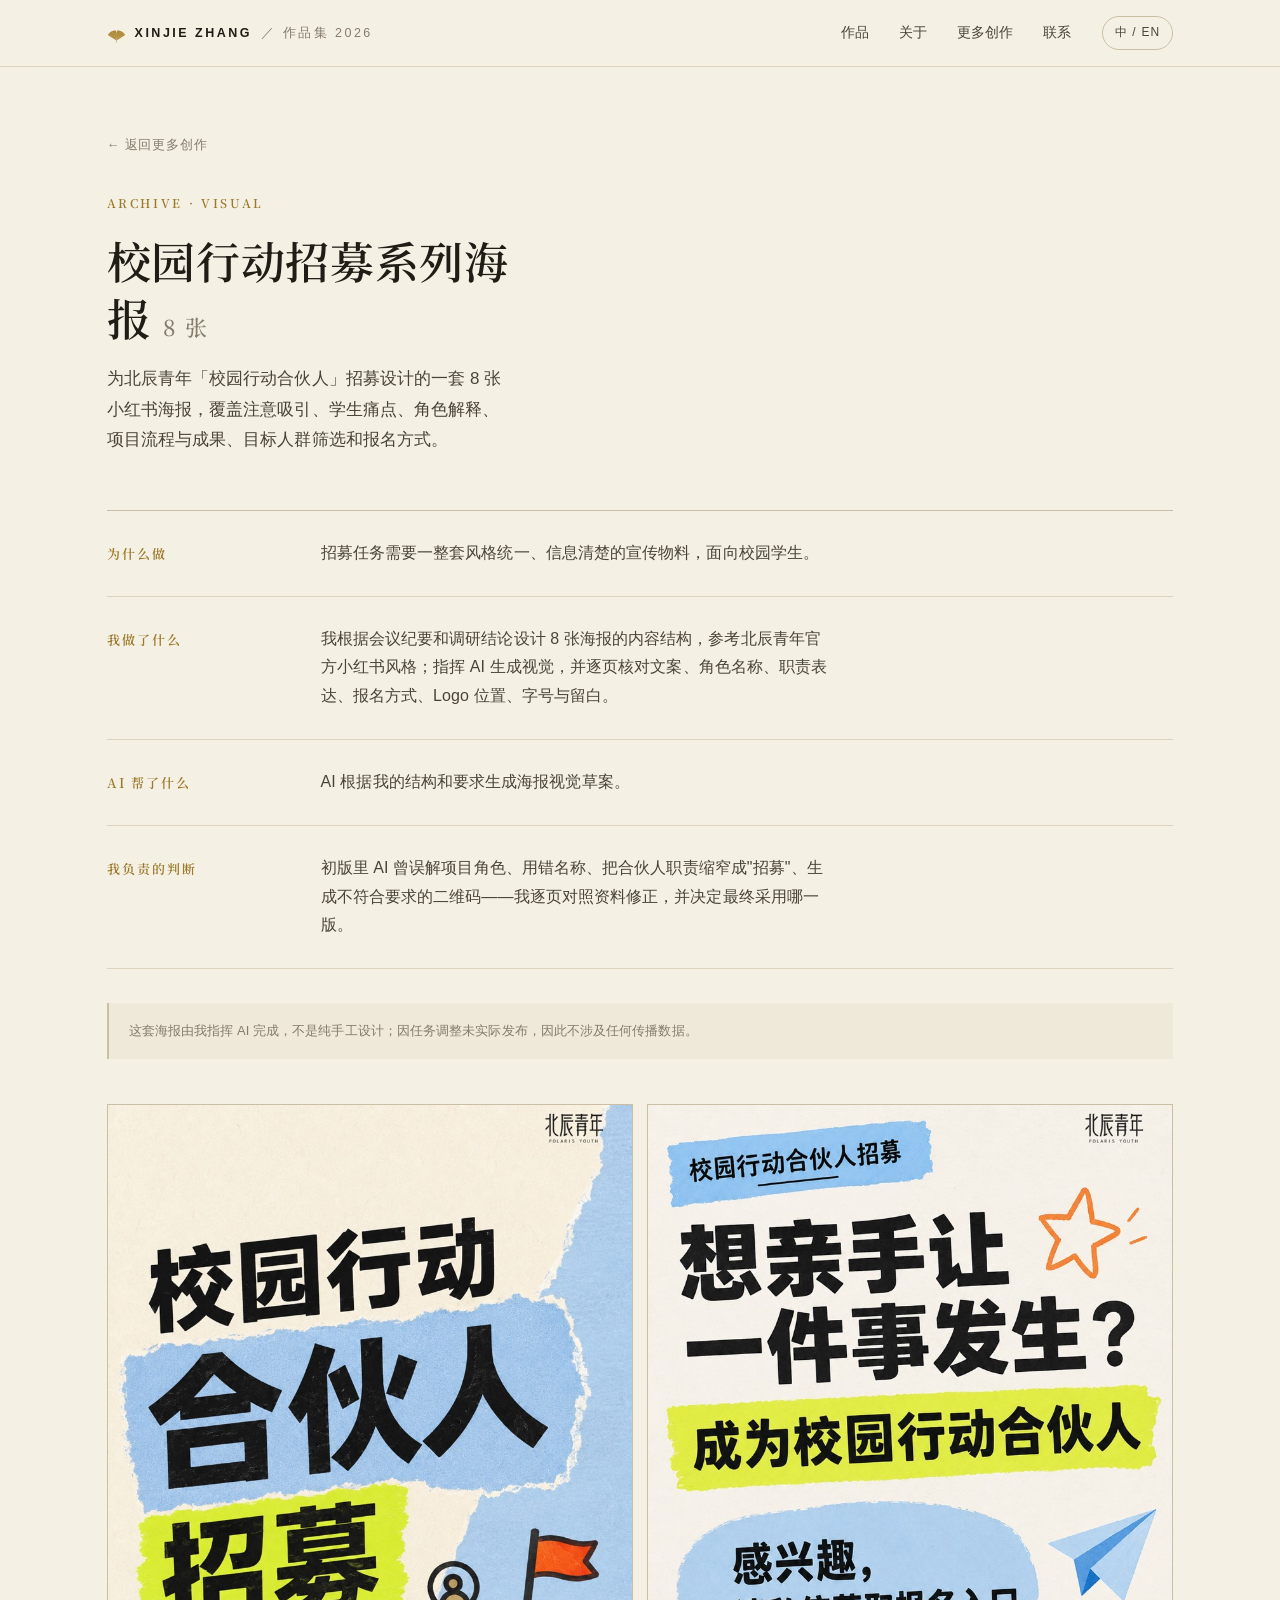
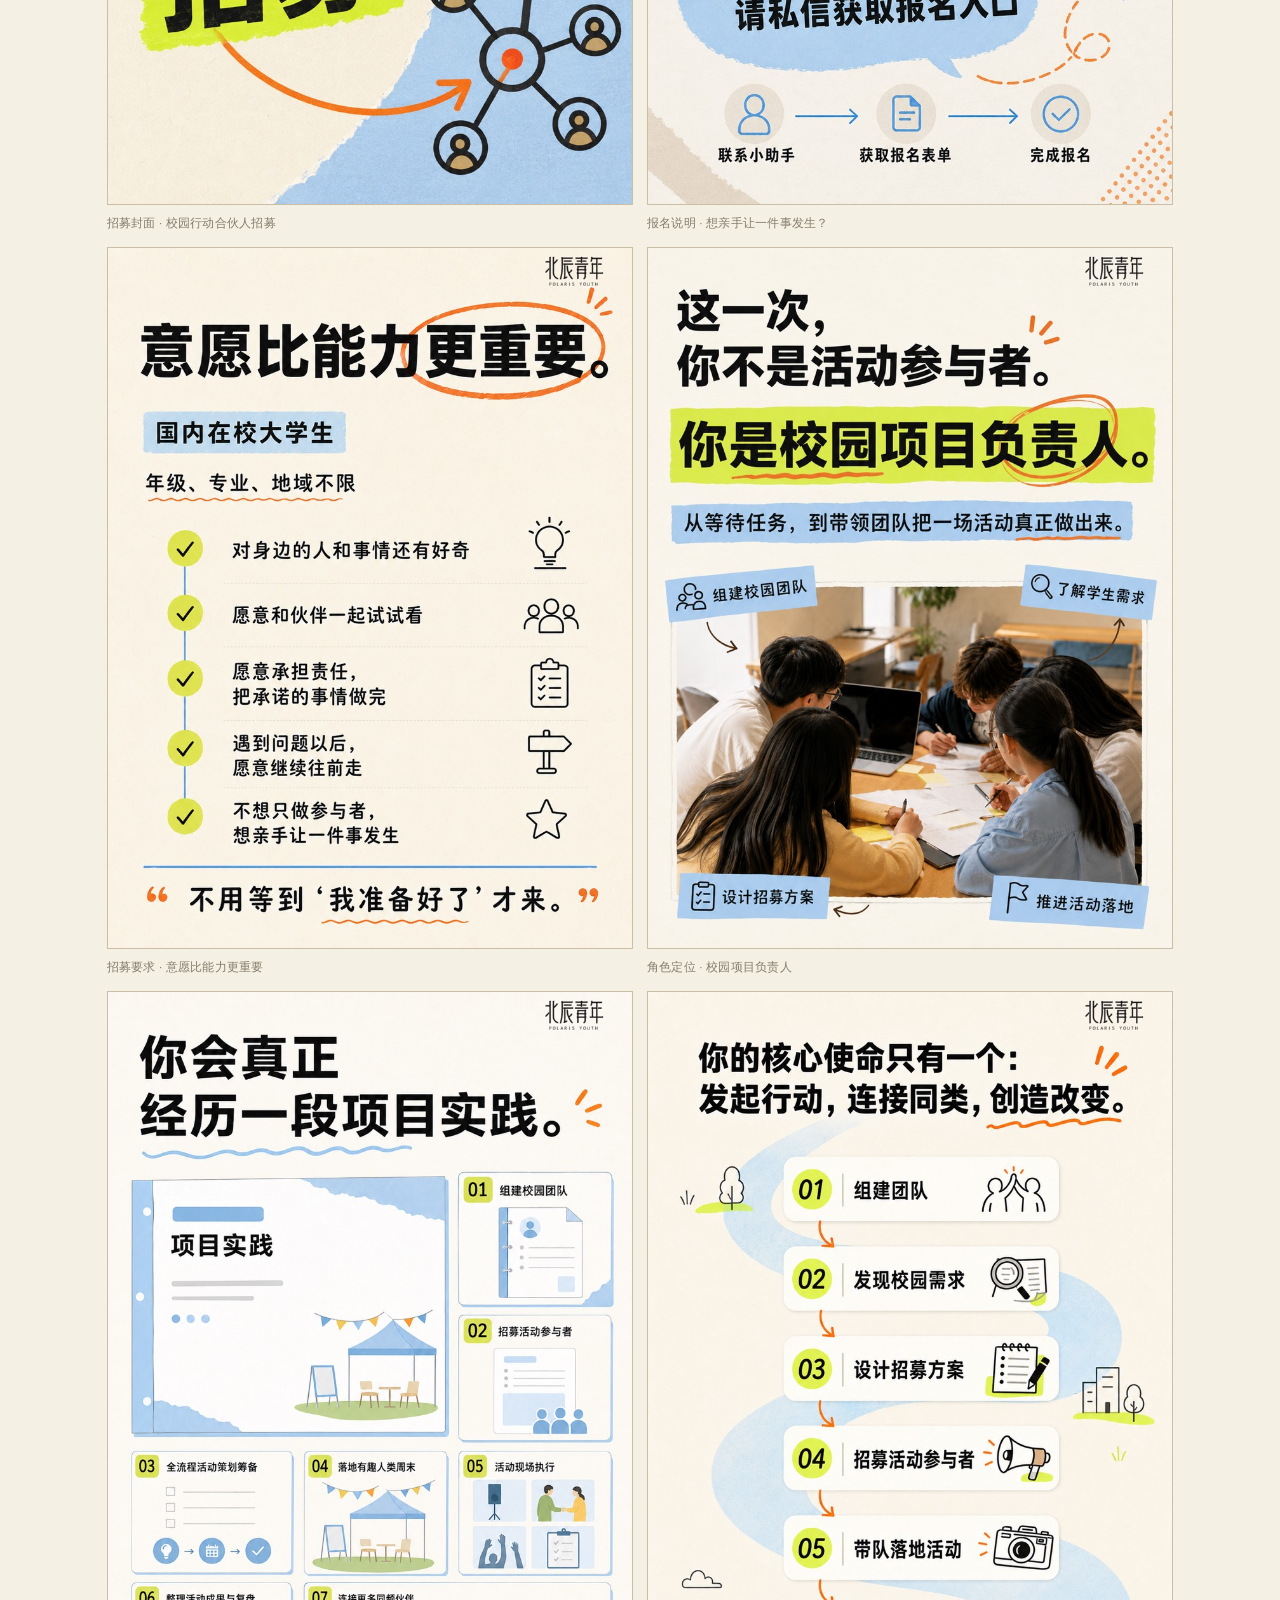
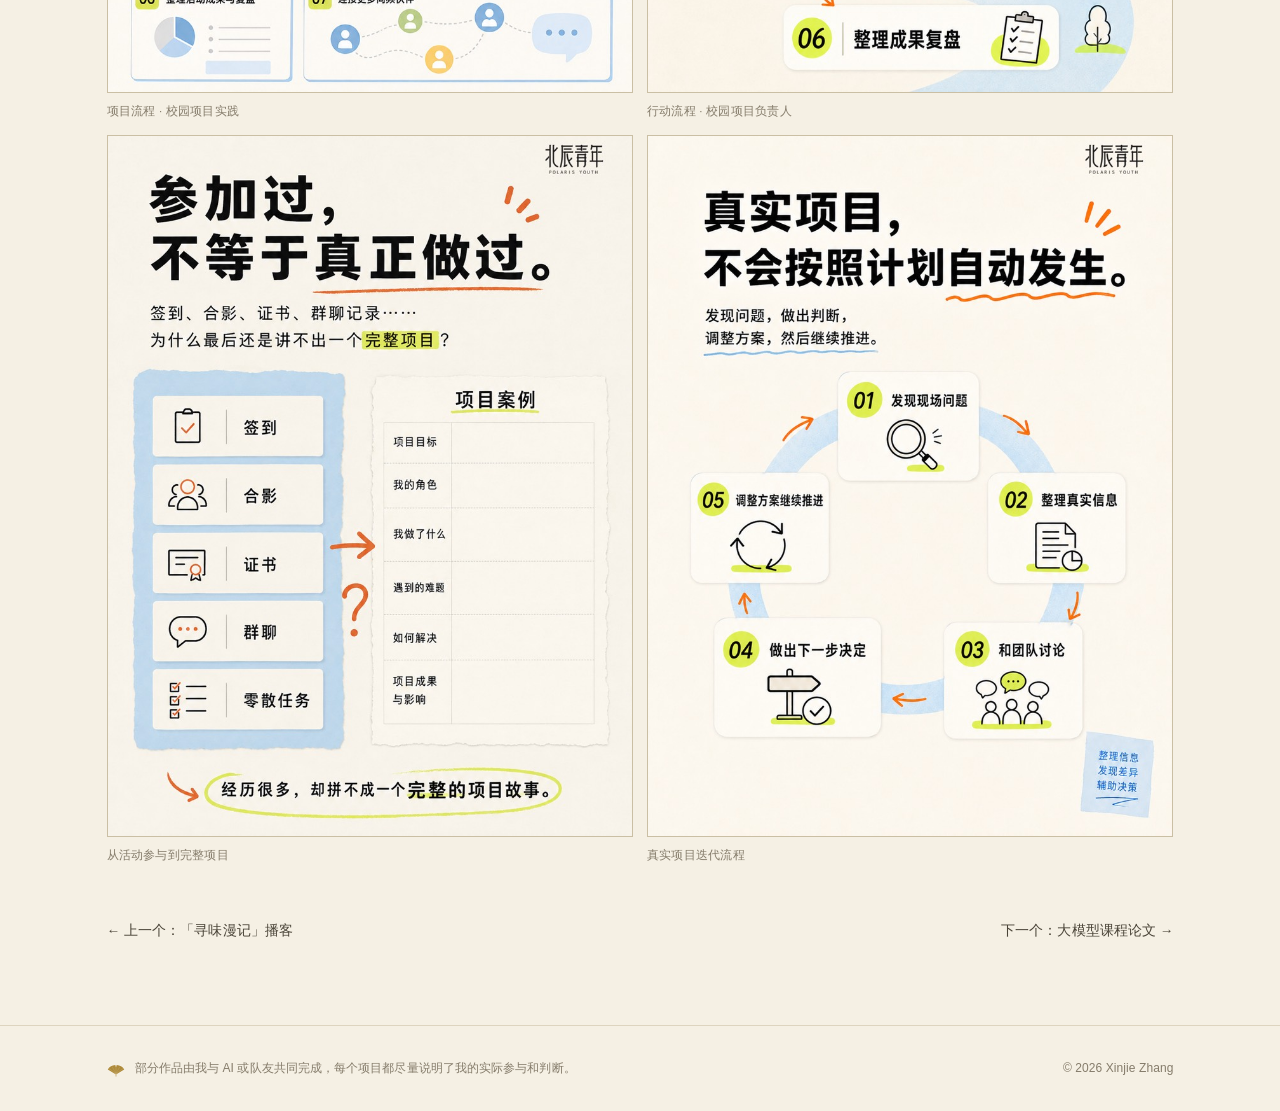
<file: projects/recruitment-posters.html>
<!doctype html>
<html lang="zh-CN" data-lang="zh">
<head>
<meta charset="utf-8" />
<meta name="viewport" content="width=device-width, initial-scale=1" />
<title>校园行动招募系列海报｜张馨洁 Xinjie Zhang</title>
<meta name="description" content="为北辰青年「校园行动合伙人」招募设计的一套 8 张小红书海报，由张馨洁指挥 AI 完成并逐页核验。" />
<link rel="icon" href="../assets/img/favicon.svg" type="image/svg+xml" />
<link rel="preconnect" href="https://fonts.googleapis.com" />
<link rel="preconnect" href="https://fonts.gstatic.com" crossorigin />
<link href="https://fonts.googleapis.com/css2?family=Noto+Serif+SC:wght@500;600;700&display=swap" rel="stylesheet" />
<link rel="stylesheet" href="../assets/style.css" />
</head>
<body>

<header class="site-header">
  <div class="wrap">
    <a class="brand" href="../index.html">
      <img class="brand-seal" src="../assets/img/ornament/gingko.svg" alt="" />
      XINJIE ZHANG <span class="brand-sub zh">／ 作品集 2026</span><span class="brand-sub en">／ PORTFOLIO 2026</span>
    </a>
    <nav class="nav">
      <div class="nav-links">
        <a href="../index.html#work"><span class="zh">作品</span><span class="en">Work</span></a>
        <a href="../index.html#about"><span class="zh">关于</span><span class="en">About</span></a>
        <a href="../index.html#archive"><span class="zh">更多创作</span><span class="en">Archive</span></a>
        <a href="../index.html#contact"><span class="zh">联系</span><span class="en">Contact</span></a>
      </div>
      <button class="lang-toggle" type="button" data-lang-switch>中 / EN</button>
      <button class="nav-toggle" type="button" data-nav-toggle aria-label="菜单"><span></span></button>
    </nav>
  </div>
</header>

<main class="detail">
  <div class="wrap">
    <a class="back-link" href="../index.html#archive">← <span class="zh">返回更多创作</span><span class="en">Back to archive</span></a>

    <div class="detail-head">
      <span class="cat">Archive · Visual</span>
      <h1><span class="zh">校园行动招募系列海报</span><span class="en">Campus Recruitment Poster Series</span> <span class="tag zh">8 张</span><span class="tag en">8 posters</span></h1>
      <p class="lede">
        <span class="zh">为北辰青年「校园行动合伙人」招募设计的一套 8 张小红书海报，覆盖注意吸引、学生痛点、角色解释、项目流程与成果、目标人群筛选和报名方式。</span>
        <span class="en">A set of eight Xiaohongshu posters for Polaris Youth’s “campus action partner” recruitment — covering attention, student pain points, the role, the project process and outcomes, audience fit, and how to sign up.</span>
      </p>
      
    </div>

    <div class="qa">
      <div class="qa-item">
        <h2><span class="zh">为什么做</span><span class="en">Why I made it</span></h2>
        <p>
          <span class="zh">招募任务需要一整套风格统一、信息清楚的宣传物料，面向校园学生。</span>
          <span class="en">The recruitment task needed a full set of consistent, clearly written promotional materials aimed at students on campus.</span>
        </p>
      </div>
      <div class="qa-item">
        <h2><span class="zh">我做了什么</span><span class="en">What I did</span></h2>
        <p>
          <span class="zh">我根据会议纪要和调研结论设计 8 张海报的内容结构，参考北辰青年官方小红书风格；指挥 AI 生成视觉，并逐页核对文案、角色名称、职责表达、报名方式、Logo 位置、字号与留白。</span>
          <span class="en">From meeting notes and research findings I designed the content structure of all eight posters, referencing Polaris Youth’s official Xiaohongshu style. I directed AI to generate the visuals, then checked every page for copy, role names, how responsibilities were described, the sign-up method, logo placement, type size and spacing.</span>
        </p>
      </div>
      <div class="qa-item">
        <h2><span class="zh">AI 帮了什么</span><span class="en">How AI helped</span></h2>
        <p>
          <span class="zh">AI 根据我的结构和要求生成海报视觉草案。</span>
          <span class="en">AI generated the poster visuals from my structure and brief.</span>
        </p>
      </div>
      <div class="qa-item">
        <h2><span class="zh">我负责的判断</span><span class="en">What I decided</span></h2>
        <p>
          <span class="zh">初版里 AI 曾误解项目角色、用错名称、把合伙人职责缩窄成"招募"、生成不符合要求的二维码——我逐页对照资料修正，并决定最终采用哪一版。</span>
          <span class="en">In the first pass AI misread the role, used the wrong names, narrowed the partner role down to “recruitment,” and generated a non-compliant QR code. I corrected each page against the source material and decided which version to keep.</span>
        </p>
      </div>
    </div>

    <div class="detail-note">
      <span class="zh">这套海报由我指挥 AI 完成，不是纯手工设计；因任务调整未实际发布，因此不涉及任何传播数据。</span>
      <span class="en">Directed by me and produced with AI, not hand-illustrated. Plans changed and the set was never actually posted, so there are no distribution metrics.</span>
    </div>

    <div class="gallery">
      <figure><img loading="lazy" src="../assets/img/posters/poster-3.jpg" alt="招募封面 · 校园行动合伙人招募" /><figcaption>招募封面 · 校园行动合伙人招募</figcaption></figure>
      <figure><img loading="lazy" src="../assets/img/posters/poster-2.jpg" alt="报名说明 · 想亲手让一件事发生？" /><figcaption>报名说明 · 想亲手让一件事发生？</figcaption></figure>
      <figure><img loading="lazy" src="../assets/img/posters/poster-4.jpg" alt="招募要求 · 意愿比能力更重要" /><figcaption>招募要求 · 意愿比能力更重要</figcaption></figure>
      <figure><img loading="lazy" src="../assets/img/posters/poster-6.jpg" alt="角色定位 · 校园项目负责人" /><figcaption>角色定位 · 校园项目负责人</figcaption></figure>
      <figure><img loading="lazy" src="../assets/img/posters/poster-5.jpg" alt="项目流程 · 校园项目实践" /><figcaption>项目流程 · 校园项目实践</figcaption></figure>
      <figure><img loading="lazy" src="../assets/img/posters/poster-7.jpg" alt="行动流程 · 校园项目负责人" /><figcaption>行动流程 · 校园项目负责人</figcaption></figure>
      <figure><img loading="lazy" src="../assets/img/posters/poster-1.jpg" alt="从活动参与到完整项目" /><figcaption>从活动参与到完整项目</figcaption></figure>
      <figure><img loading="lazy" src="../assets/img/posters/poster-8.jpg" alt="真实项目迭代流程" /><figcaption>真实项目迭代流程</figcaption></figure>
    </div>

    <nav class="detail-nav">
      <a href="xunwei-podcast.html">← <span class="zh">上一个：「寻味漫记」播客</span><span class="en">Prev: Flavours in Memory podcast</span></a>
      <a href="llm-course-paper.html"><span class="zh">下一个：大模型课程论文</span><span class="en">Next: LLM course paper</span> →</a>
    </nav>
  </div>
</main>

<footer class="site-footer">
  <div class="wrap">
    <span class="fmark">
      <img src="../assets/img/ornament/gingko.svg" alt="" />
      <span>
        <span class="zh">部分作品由我与 AI 或队友共同完成，每个项目都尽量说明了我的实际参与和判断。</span>
        <span class="en">Some works were made with AI or teammates; each project describes my actual contribution and decisions.</span>
      </span>
    </span>
    <span>© 2026 Xinjie Zhang</span>
  </div>
</footer>

<script src="../assets/main.js"></script>
</body>
</html>
</file>
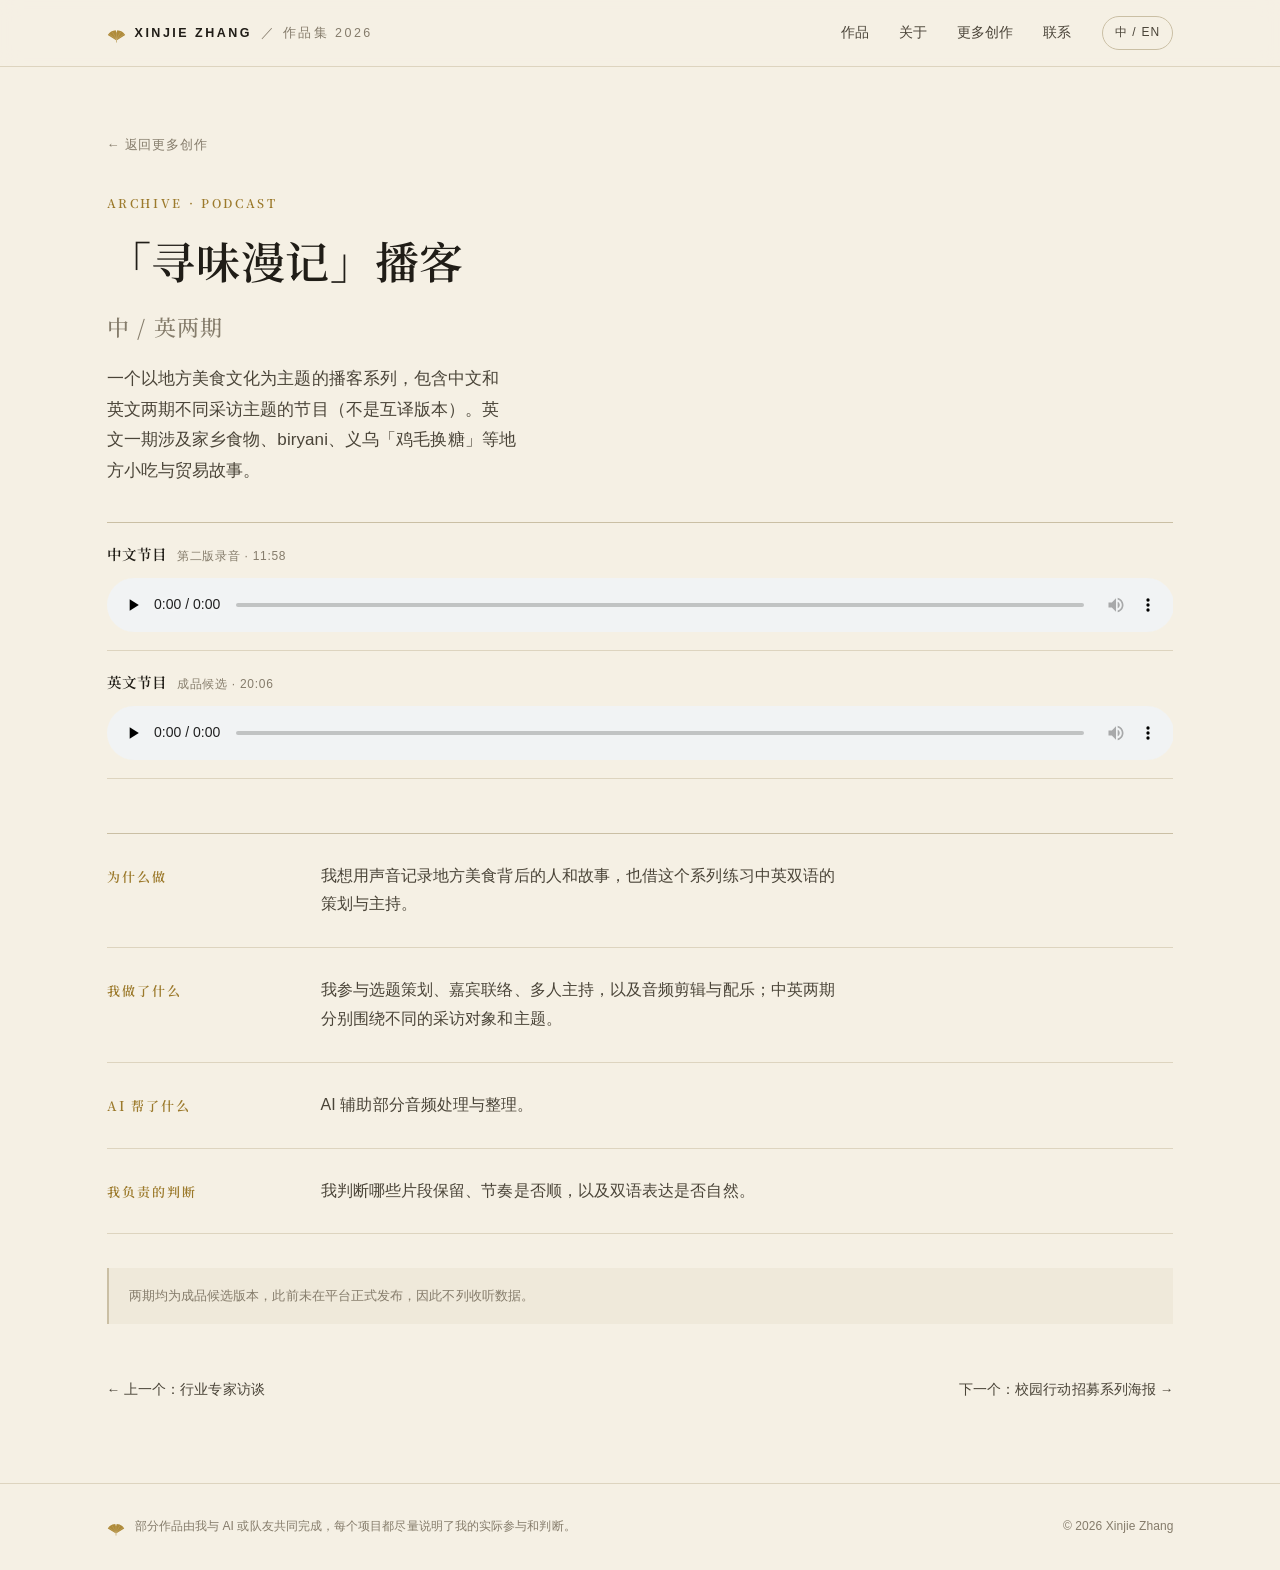
<file: projects/xunwei-podcast.html>
<!doctype html>
<html lang="zh-CN" data-lang="zh">
<head>
<meta charset="utf-8" />
<meta name="viewport" content="width=device-width, initial-scale=1" />
<title>「寻味漫记」播客｜张馨洁 Xinjie Zhang</title>
<meta name="description" content="以地方美食文化为主题的播客系列，含中文和英文两期不同采访主题的节目。" />
<link rel="icon" href="../assets/img/favicon.svg" type="image/svg+xml" />
<link rel="preconnect" href="https://fonts.googleapis.com" />
<link rel="preconnect" href="https://fonts.gstatic.com" crossorigin />
<link href="https://fonts.googleapis.com/css2?family=Noto+Serif+SC:wght@500;600;700&display=swap" rel="stylesheet" />
<link rel="stylesheet" href="../assets/style.css" />
</head>
<body>

<header class="site-header">
  <div class="wrap">
    <a class="brand" href="../index.html">
      <img class="brand-seal" src="../assets/img/ornament/gingko.svg" alt="" />
      XINJIE ZHANG <span class="brand-sub zh">／ 作品集 2026</span><span class="brand-sub en">／ PORTFOLIO 2026</span>
    </a>
    <nav class="nav">
      <div class="nav-links">
        <a href="../index.html#work"><span class="zh">作品</span><span class="en">Work</span></a>
        <a href="../index.html#about"><span class="zh">关于</span><span class="en">About</span></a>
        <a href="../index.html#archive"><span class="zh">更多创作</span><span class="en">Archive</span></a>
        <a href="../index.html#contact"><span class="zh">联系</span><span class="en">Contact</span></a>
      </div>
      <button class="lang-toggle" type="button" data-lang-switch>中 / EN</button>
      <button class="nav-toggle" type="button" data-nav-toggle aria-label="菜单"><span></span></button>
    </nav>
  </div>
</header>

<main class="detail">
  <div class="wrap">
    <a class="back-link" href="../index.html#archive">← <span class="zh">返回更多创作</span><span class="en">Back to archive</span></a>

    <div class="detail-head">
      <span class="cat">Archive · Podcast</span>
      <h1><span class="zh">「寻味漫记」播客</span><span class="en">Flavours in Memory — Podcast</span> <span class="tag zh">中 / 英两期</span><span class="tag en">CN &amp; EN episodes</span></h1>
      <p class="lede">
        <span class="zh">一个以地方美食文化为主题的播客系列，包含中文和英文两期不同采访主题的节目（不是互译版本）。英文一期涉及家乡食物、biryani、义乌「鸡毛换糖」等地方小吃与贸易故事。</span>
        <span class="en">A podcast series on regional food culture, with separate Chinese and English episodes on different interview topics (not translations of each other). The English episode covers hometown food, biryani, and local trade stories such as Yiwu’s “feathers for sugar.”</span>
      </p>
      
    </div>

    <div class="media">
      <div class="audio-item">
        <p class="a-label"><span class="zh">中文节目</span><span class="en">Chinese episode</span><span class="sub">第二版录音 · 11:58</span></p>
        <audio controls preload="none" src="../assets/media/xunwei-cn.mp3"></audio>
      </div>
      <div class="audio-item">
        <p class="a-label"><span class="zh">英文节目</span><span class="en">English episode</span><span class="sub">成品候选 · 20:06</span></p>
        <audio controls preload="none" src="../assets/media/xunwei-en.mp3"></audio>
      </div>
    </div>

    <div class="qa">
      <div class="qa-item">
        <h2><span class="zh">为什么做</span><span class="en">Why I made it</span></h2>
        <p>
          <span class="zh">我想用声音记录地方美食背后的人和故事，也借这个系列练习中英双语的策划与主持。</span>
          <span class="en">I wanted to use audio to record the people and stories behind regional food, and to practise planning and hosting in both Chinese and English.</span>
        </p>
      </div>
      <div class="qa-item">
        <h2><span class="zh">我做了什么</span><span class="en">What I did</span></h2>
        <p>
          <span class="zh">我参与选题策划、嘉宾联络、多人主持，以及音频剪辑与配乐；中英两期分别围绕不同的采访对象和主题。</span>
          <span class="en">I took part in topic planning, guest outreach, multi-host recording, and audio editing and scoring; the Chinese and English episodes each centre on a different guest and theme.</span>
        </p>
      </div>
      <div class="qa-item">
        <h2><span class="zh">AI 帮了什么</span><span class="en">How AI helped</span></h2>
        <p>
          <span class="zh">AI 辅助部分音频处理与整理。</span>
          <span class="en">AI assisted with some of the audio processing and organisation.</span>
        </p>
      </div>
      <div class="qa-item">
        <h2><span class="zh">我负责的判断</span><span class="en">What I decided</span></h2>
        <p>
          <span class="zh">我判断哪些片段保留、节奏是否顺，以及双语表达是否自然。</span>
          <span class="en">I decided which segments to keep, whether the pacing worked, and whether the bilingual delivery sounded natural.</span>
        </p>
      </div>
    </div>

    <div class="detail-note">
      <span class="zh">两期均为成品候选版本，此前未在平台正式发布，因此不列收听数据。</span>
      <span class="en">Both episodes are candidate final cuts that were not formally released on a platform, so no listening figures are given.</span>
    </div>

    <nav class="detail-nav">
      <a href="expert-interview.html">← <span class="zh">上一个：行业专家访谈</span><span class="en">Prev: Industry expert interview</span></a>
      <a href="recruitment-posters.html"><span class="zh">下一个：校园行动招募系列海报</span><span class="en">Next: Campus recruitment posters</span> →</a>
    </nav>
  </div>
</main>

<footer class="site-footer">
  <div class="wrap">
    <span class="fmark">
      <img src="../assets/img/ornament/gingko.svg" alt="" />
      <span>
        <span class="zh">部分作品由我与 AI 或队友共同完成，每个项目都尽量说明了我的实际参与和判断。</span>
        <span class="en">Some works were made with AI or teammates; each project describes my actual contribution and decisions.</span>
      </span>
    </span>
    <span>© 2026 Xinjie Zhang</span>
  </div>
</footer>

<script src="../assets/main.js"></script>
</body>
</html>
</file>
<file: assets/style.css>
/* =========================================================
   张馨洁 · 个人作品集
   风格：当代水墨创作档案 —— 清晰、克制、有纸感的编辑式版面
   米白纸感 / 墨灰线条 / 银杏金点缀 / 朱砂印章 / 大留白
   ========================================================= */

:root {
  --paper:       #f5f0e4;
  --paper-sink:  #efe9da;   /* 略深的纸面，用于卡片/交替区块 */
  --paper-edge:  #e7e0cd;
  --ink:         #201d17;
  --ink-2:       #4a4438;   /* 次级文字 */
  --ink-3:       #857c6b;   /* 辅助/元信息 */
  --gold:        #9c7a2c;
  --gold-bright: #b28f3d;
  --cinnabar:    #a83a2c;   /* 朱砂，仅印章 */
  --line:        #ddd4bf;
  --line-2:      #cabfa4;

  --maxw: 1200px;
  --gutter: clamp(20px, 5.2vw, 76px);

  --serif: "Noto Serif SC", "Source Han Serif SC", "Songti SC", "STSong", "SimSun", Georgia, "Times New Roman", serif;
  --sans:  -apple-system, BlinkMacSystemFont, "PingFang SC", "Hiragino Sans GB",
           "Microsoft YaHei", "Segoe UI", Roboto, Helvetica, Arial, sans-serif;

  --ease: cubic-bezier(0.22, 0.61, 0.36, 1);
}

* { box-sizing: border-box; }
html { scroll-behavior: smooth; -webkit-text-size-adjust: 100%; }

html[data-lang="zh"] .en { display: none !important; }
html[data-lang="en"] .zh { display: none !important; }

body {
  margin: 0;
  background: var(--paper);
  color: var(--ink);
  font-family: var(--sans);
  font-size: 16px;
  line-height: 1.8;
  letter-spacing: 0.005em;
  -webkit-font-smoothing: antialiased;
  text-rendering: optimizeLegibility;
}
.en { letter-spacing: 0; }

a { color: inherit; text-decoration: none; }
img { display: block; max-width: 100%; }
::selection { background: rgba(156,122,44,0.22); }

/* ---------- shared layout ---------- */
.wrap {
  width: 100%;
  max-width: var(--maxw);
  margin: 0 auto;
  padding-inline: var(--gutter);
}

.section {
  position: relative;
  padding-block: clamp(66px, 10vh, 118px);
  scroll-margin-top: 72px;
}
.section + .section::before {   /* 段落之间的墨迹分隔 */
  content: "";
  position: absolute;
  top: 0;
  left: 50%;
  transform: translateX(-50%);
  width: 168px;
  height: 20px;
  background: url("img/ornament/brush-rule.svg") center / contain no-repeat;
  opacity: 0.5;
}

/* 编号：悬挂在左侧栏，编辑式签名 */
.section-index {
  font-family: var(--serif);
  font-size: 13px;
  letter-spacing: 0.42em;
  color: var(--gold);
  font-weight: 600;
  margin: 0 0 22px;
}
.section-index .n { font-size: 15px; }

.display {
  font-family: var(--serif);
  font-weight: 600;
  font-size: clamp(27px, 3.8vw, 44px);
  line-height: 1.34;
  letter-spacing: 0.015em;
  margin: 0;
  max-width: 22ch;
}
.display .en { font-size: 0.82em; line-height: 1.4; display: block; }

.head-rule {
  width: 132px;
  height: 16px;
  margin: 22px 0 34px;
  background: url("img/ornament/brush-rule.svg") left center / contain no-repeat;
  opacity: 0.6;
}

.lead {
  font-size: clamp(15px, 1.6vw, 17px);
  color: var(--ink-2);
  max-width: 44ch;
  margin: 0;
}

/* ---------- header ---------- */
.site-header {
  position: sticky;
  top: 0;
  z-index: 50;
  background: color-mix(in srgb, var(--paper) 88%, transparent);
  backdrop-filter: blur(10px);
  -webkit-backdrop-filter: blur(10px);
  border-bottom: 1px solid var(--line);
}
.site-header .wrap {
  display: flex;
  align-items: center;
  justify-content: space-between;
  gap: 18px;
  height: 66px;
}
.brand {
  display: flex;
  align-items: center;
  gap: 9px;
  font-size: 12.5px;
  letter-spacing: 0.2em;
  text-transform: uppercase;
  font-weight: 600;
  white-space: nowrap;
}
.brand .brand-seal { width: 19px; height: 19px; flex: none; }
.brand .brand-sub { color: var(--ink-3); font-weight: 500; }

.nav { display: flex; align-items: center; gap: clamp(14px, 2.6vw, 30px); }
.nav-links { display: flex; align-items: center; gap: clamp(14px, 2.6vw, 30px); }
.nav-links a {
  font-size: 13.5px;
  color: var(--ink-2);
  padding: 4px 0;
  position: relative;
  transition: color 0.2s var(--ease);
}
.nav-links a::after {
  content: "";
  position: absolute;
  left: 0; right: 100%;
  bottom: 0;
  height: 1px;
  background: var(--gold);
  transition: right 0.28s var(--ease);
}
.nav-links a:hover { color: var(--ink); }
.nav-links a:hover::after { right: 0; }

.lang-toggle {
  border: 1px solid var(--line-2);
  background: transparent;
  color: var(--ink-2);
  font: inherit;
  font-size: 12px;
  letter-spacing: 0.1em;
  padding: 5px 12px;
  border-radius: 999px;
  cursor: pointer;
  white-space: nowrap;
  transition: border-color 0.2s var(--ease), color 0.2s var(--ease), background 0.2s var(--ease);
}
.lang-toggle:hover { color: var(--ink); border-color: var(--ink); background: rgba(32,29,23,0.04); }
.nav-toggle { display: none; }

/* ---------- inset frame ---------- */
.framed { position: relative; }
.framed::before {
  content: "";
  position: absolute;
  inset: clamp(12px, 1.7vw, 24px);
  border: 1px solid var(--line-2);
  pointer-events: none;
}
.framed > .wrap { position: relative; z-index: 2; }

/* ink illustration as a visible sectional element (each used once) */
.bg-ink {
  position: absolute;
  pointer-events: none;
  mix-blend-mode: multiply;
  z-index: 1;
}
.bg-figure {
  top: 0; right: 0; height: 100%;
  width: min(46%, 460px);
  background: url("img/ink-portrait.jpg") right center / cover no-repeat;
  -webkit-mask-image: linear-gradient(to left, #000 62%, transparent 99%);
  mask-image: linear-gradient(to left, #000 62%, transparent 99%);
  opacity: 0.62;
}
.bg-scene {
  top: 0; right: 0; height: 100%;
  width: min(58%, 620px);
  background: url("img/ink-cover.jpg") center 32% / cover no-repeat;
  -webkit-mask-image: linear-gradient(to left, #000 55%, transparent 98%);
  mask-image: linear-gradient(to left, #000 55%, transparent 98%);
  opacity: 0.5;
}

/* ---------- hero ---------- */
.hero.section { padding-block: 0; }
.hero { border-bottom: 1px solid var(--line); overflow: hidden; }
.hero .wrap {
  display: flex;
  align-items: center;
  gap: clamp(30px, 5vw, 68px);
  min-height: min(86vh, 720px);
  padding-block: clamp(40px, 6vh, 76px);
}
.hero-text { flex: 1 1 460px; max-width: 560px; }
.portrait {
  flex: 0 0 clamp(360px, 42vw, 540px);
  position: relative;
  align-self: center;
}
/* ink field the photo sits in, so it isn't a small floating rectangle */
.portrait::before {
  content: "";
  position: absolute;
  inset: -34px -30px -34px -46px;
  background: url("img/ink-portrait.jpg") center / cover no-repeat;
  mix-blend-mode: multiply;
  opacity: 0.5;
  -webkit-mask-image: radial-gradient(115% 100% at 65% 55%, #000 30%, transparent 82%);
  mask-image: radial-gradient(115% 100% at 65% 55%, #000 30%, transparent 82%);
  z-index: 0;
}
.portrait figure { position: relative; z-index: 1; margin: 0; }
.portrait figcaption {
  position: absolute;
  right: 12px; bottom: 12px;
  writing-mode: vertical-rl;
  margin: 0;
  font-size: 10px;
  letter-spacing: 0.3em;
  text-transform: uppercase;
  color: #f3ecdd;
  text-shadow: 0 1px 4px rgba(0, 0, 0, 0.55);
  z-index: 2;
}
.hero-kicker {
  display: flex;
  align-items: center;
  gap: 14px;
  margin: 0 0 26px;
}
.hero-kicker .k {
  font-family: var(--serif);
  font-size: 12.5px;
  letter-spacing: 0.4em;
  color: var(--gold);
  font-weight: 600;
}
.hero-kicker .seal { width: 30px; height: 30px; opacity: 0.92; }

.hero-quote {
  font-family: var(--serif);
  font-weight: 600;
  font-size: clamp(27px, 3.7vw, 45px);
  line-height: 1.46;
  letter-spacing: 0.02em;
  margin: 0;
  text-wrap: balance;
}
.hero-quote .en { font-size: 0.82em; }

.hero-name {
  display: flex;
  align-items: baseline;
  flex-wrap: wrap;
  gap: 6px 14px;
  margin: 34px 0 8px;
}
.hero-name .n {
  font-family: var(--serif);
  font-size: clamp(17px, 2vw, 21px);
  font-weight: 600;
  letter-spacing: 0.04em;
}
.hero-name .role { font-size: 14px; color: var(--gold); letter-spacing: 0.06em; }

.hero-sub { color: var(--ink-2); margin: 0; max-width: 40ch; font-size: 14.5px; }

.hero-actions {
  display: flex;
  flex-wrap: wrap;
  gap: 14px 30px;
  align-items: center;
  margin-top: 42px;
}
.link-arrow {
  font-size: 14px;
  letter-spacing: 0.05em;
  color: var(--gold);
  position: relative;
  padding-bottom: 4px;
}
.link-arrow::after {
  content: "";
  position: absolute; left: 0; bottom: 0;
  width: 100%; height: 1px;
  background: currentColor;
  transform-origin: right;
  transition: transform 0.3s var(--ease);
}
.link-arrow:hover { color: var(--ink); }
.link-arrow:hover::after { transform: scaleX(0.4); transform-origin: left; }

.link-plain {
  font-size: 14px;
  letter-spacing: 0.05em;
  color: var(--ink-2);
  padding-bottom: 4px;
  border-bottom: 1px solid var(--line-2);
  transition: color 0.2s var(--ease), border-color 0.2s var(--ease);
}
.link-plain:hover { color: var(--ink); border-color: var(--ink); }

.portrait img {
  width: 100%;
  height: auto;
  display: block;
  filter: saturate(0.82) contrast(1.02) sepia(0.08) brightness(1.02);
  border: 1px solid rgba(32,29,23,0.16);
  box-shadow:
    0 0 0 1px rgba(156,122,44,0.18),
    0 1px 0 rgba(255,255,255,0.5),
    0 30px 60px -30px rgba(32,29,23,0.45);
}

/* ---------- about ---------- */
.about { overflow: hidden; }
.about-grid { display: block; }
.about-body { max-width: 52ch; }
.about-body p { margin: 0 0 22px; color: var(--ink-2); }
.about-body p.strong { color: var(--ink); font-size: 1.06em; }
.about-meta {
  display: flex;
  flex-wrap: wrap;
  gap: 28px 56px;
  margin-top: 40px;
  padding-top: 26px;
  border-top: 1px solid var(--line);
  max-width: 60ch;
}
.about-meta .label {
  font-size: 11px;
  letter-spacing: 0.24em;
  text-transform: uppercase;
  color: var(--gold);
  font-weight: 600;
  margin: 0 0 6px;
}
.about-meta .val { margin: 0; font-size: 14.5px; color: var(--ink); max-width: 28ch; }

/* ---------- featured ---------- */
.featured { position: relative; }
.featured .brush {
  position: absolute;
  right: clamp(8px, 5vw, 64px);
  bottom: 40px;
  width: clamp(140px, 20vw, 220px);
  opacity: 0.85;
  pointer-events: none;
}
.work-list {
  display: grid;
  grid-template-columns: 1fr 1fr;
  border-top: 1px solid var(--line-2);
}
.work-item {
  display: block;
  padding: 34px clamp(18px, 2.4vw, 38px) 30px 0;
  border-bottom: 1px solid var(--line);
  position: relative;
  transition: background 0.25s var(--ease);
}
.work-item:nth-child(odd) { border-right: 1px solid var(--line); padding-right: clamp(24px, 3vw, 48px); }
.work-item:nth-child(even) { padding-left: clamp(24px, 3vw, 48px); }
.work-item:hover { background: var(--paper-sink); }
.work-item .no {
  font-family: var(--serif);
  font-size: 12px;
  letter-spacing: 0.18em;
  color: var(--gold);
  font-weight: 600;
}
.work-item h3 {
  font-family: var(--serif);
  font-weight: 600;
  font-size: clamp(18px, 2.2vw, 24px);
  margin: 8px 0 6px;
  letter-spacing: 0.01em;
}
.work-item .desc { color: var(--ink-3); font-size: 14px; margin: 0 0 16px; }
.work-item .go {
  font-size: 12.5px;
  letter-spacing: 0.08em;
  color: var(--ink-2);
  transition: color 0.2s var(--ease), letter-spacing 0.2s var(--ease);
}
.work-item:hover .go { color: var(--gold); letter-spacing: 0.14em; }

.section-note {
  margin: 30px 0 0;
  font-size: 13px;
  color: var(--ink-3);
  letter-spacing: 0.02em;
}

/* ---------- archive ---------- */
.archive-filter {
  display: flex;
  flex-wrap: wrap;
  gap: 8px 10px;
  margin-bottom: 8px;
}
.archive-filter button {
  font: inherit;
  font-size: 12px;
  letter-spacing: 0.1em;
  color: var(--ink-3);
  background: transparent;
  border: 1px solid var(--line-2);
  border-radius: 999px;
  padding: 5px 15px;
  cursor: pointer;
  transition: all 0.2s var(--ease);
}
.archive-filter button:hover { color: var(--ink); border-color: var(--ink); }
.archive-filter button.is-active { color: var(--paper); background: var(--ink); border-color: var(--ink); }

.archive-list { border-top: 1px solid var(--line-2); margin-top: 18px; }
.archive-row {
  display: grid;
  grid-template-columns: 128px minmax(0, 1fr) minmax(0, 0.9fr) 22px;
  gap: 20px;
  align-items: baseline;
  padding: 20px 2px;
  border-bottom: 1px solid var(--line);
  transition: padding-left 0.25s var(--ease), background 0.25s var(--ease);
}
.archive-row:hover { padding-left: 12px; background: var(--paper-sink); }
.archive-row .idx {
  font-family: var(--serif);
  font-size: 11px;
  letter-spacing: 0.16em;
  text-transform: uppercase;
  color: var(--gold);
  font-weight: 600;
}
.archive-row .name {
  font-family: var(--serif);
  font-size: clamp(15px, 1.8vw, 19px);
  font-weight: 600;
  color: var(--ink);
}
a.archive-row { color: inherit; }
a.archive-row .name { transition: color 0.2s var(--ease); }
a.archive-row:hover .name { color: var(--gold); }
.archive-row .meta { color: var(--ink-3); font-size: 12.5px; line-height: 1.6; }
.archive-row .chev { color: var(--line-2); font-size: 13px; transition: color 0.2s var(--ease), transform 0.2s var(--ease); }
a.archive-row:hover .chev { color: var(--gold); transform: translateX(3px); }
.archive-foot { margin-top: 26px; font-size: 13px; color: var(--ink-3); }

/* ---------- contact ---------- */
.contact { position: relative; overflow: hidden; border-top: 1px solid var(--line); }
.contact .display { max-width: 17ch; }
.contact-sub { color: var(--ink-2); margin: 24px 0 0; font-size: 14.5px; }
.contact-row {
  display: flex;
  flex-wrap: wrap;
  align-items: baseline;
  gap: 14px 36px;
  margin-top: 40px;
  padding-top: 24px;
  border-top: 1px solid var(--line-2);
  max-width: 46ch;
}
.contact-mail {
  font-family: var(--serif);
  font-size: clamp(19px, 2.8vw, 30px);
  font-weight: 600;
  letter-spacing: 0.01em;
  border-bottom: 1px solid var(--line-2);
  padding-bottom: 5px;
  transition: border-color 0.2s var(--ease);
}
.contact-mail:hover { border-color: var(--ink); }

/* ---------- footer ---------- */
.site-footer { border-top: 1px solid var(--line); padding-block: 32px; }
.site-footer .wrap {
  display: flex;
  flex-wrap: wrap;
  gap: 12px 22px;
  justify-content: space-between;
  align-items: center;
  font-size: 12px;
  color: var(--ink-3);
}
.site-footer .fmark { display: flex; align-items: center; gap: 10px; }
.site-footer .fmark img { width: 18px; height: 18px; }

/* ---------- project detail ---------- */
.detail { padding-top: clamp(44px, 7vh, 82px); padding-bottom: clamp(56px, 9vh, 104px); position: relative; overflow: hidden; }
.back-link { font-size: 13px; letter-spacing: 0.06em; color: var(--ink-3); transition: color 0.2s var(--ease); }
.back-link:hover { color: var(--ink); }

.detail-head { margin-top: 30px; max-width: 46ch; }
.detail-head .cat {
  font-family: var(--serif);
  font-size: 12px; letter-spacing: 0.22em; text-transform: uppercase;
  color: var(--gold); font-weight: 600;
}
.detail-head h1 {
  font-family: var(--serif);
  font-weight: 600;
  font-size: clamp(26px, 4.1vw, 44px);
  line-height: 1.3;
  letter-spacing: 0.015em;
  margin: 14px 0 0;
}
.detail-head h1 .tag { font-size: 0.5em; color: var(--ink-3); font-weight: 500; letter-spacing: 0.06em; white-space: nowrap; }
.detail-head .lede { color: var(--ink-2); font-size: clamp(15px, 1.9vw, 17px); margin: 18px 0 0; max-width: 52ch; }
.detail-actions { display: flex; flex-wrap: wrap; gap: 14px 28px; margin-top: 28px; }

.qa { margin-top: clamp(40px, 6vh, 72px); border-top: 1px solid var(--line-2); }
.qa-item {
  display: grid;
  grid-template-columns: 190px 1fr;
  gap: 24px;
  padding: 28px 0;
  border-bottom: 1px solid var(--line);
}
.qa-item h2 {
  font-family: var(--serif);
  font-size: 13px; letter-spacing: 0.16em; text-transform: uppercase;
  color: var(--gold); font-weight: 600; margin: 3px 0 0;
}
.qa-item p { margin: 0; max-width: 58ch; color: var(--ink-2); }

.gallery { margin-top: clamp(36px, 5vh, 60px); display: grid; grid-template-columns: repeat(2, 1fr); gap: 14px; }
.gallery figure { margin: 0; }
.gallery img { width: 100%; height: auto; border: 1px solid var(--line-2); background: var(--paper-sink); }
.gallery figcaption { margin-top: 8px; font-size: 11.5px; color: var(--ink-3); letter-spacing: 0.02em; }

.detail-note {
  margin-top: 34px;
  padding: 16px 20px;
  border-left: 2px solid var(--line-2);
  font-size: 13px;
  color: var(--ink-3);
  background: var(--paper-sink);
}

/* media on detail pages */
.media { margin-top: clamp(26px, 4vh, 42px); }
.media video {
  width: 100%;
  display: block;
  aspect-ratio: 16 / 9;
  background: #17150f;
  border: 1px solid var(--line-2);
}
.media .pdf-embed {
  width: 100%;
  height: min(78vh, 900px);
  border: 1px solid var(--line-2);
  background: var(--paper-sink);
  margin-top: 14px;
}
.media-cap { margin: 12px 0 0; font-size: 12.5px; color: var(--ink-3); letter-spacing: 0.02em; }
.audio-item {
  display: flex;
  flex-direction: column;
  gap: 10px;
  padding: 18px 0;
  border-bottom: 1px solid var(--line);
}
.audio-item:first-child { border-top: 1px solid var(--line-2); }
.audio-item .a-label {
  font-family: var(--serif);
  font-size: 14.5px;
  font-weight: 600;
  margin: 0;
}
.audio-item .a-label .sub {
  font-family: var(--sans);
  color: var(--ink-3);
  font-weight: 500;
  font-size: 12px;
  letter-spacing: 0.06em;
  margin-left: 10px;
}
.audio-item audio { width: 100%; }

/* step-by-step workflow block on a detail page */
.flow-head {
  font-family: var(--serif);
  font-weight: 600;
  font-size: clamp(18px, 2.4vw, 24px);
  letter-spacing: 0.01em;
  margin: clamp(40px, 6vh, 68px) 0 0;
}
.flow-head .en { display: block; font-size: 0.72em; color: var(--ink-3); margin-top: 4px; }
.flow-intro { margin: 14px 0 0; color: var(--ink-2); max-width: 60ch; font-size: 14.5px; }
.flow {
  margin: 22px 0 0;
  list-style: none;
  padding: 0;
  counter-reset: step;
  border-top: 1px solid var(--line-2);
}
.flow li {
  display: grid;
  grid-template-columns: 52px 1fr;
  gap: 22px;
  padding: 22px 0;
  border-bottom: 1px solid var(--line);
  counter-increment: step;
}
.flow li::before {
  content: counter(step, decimal-leading-zero);
  font-family: var(--serif);
  font-size: 14px;
  font-weight: 600;
  letter-spacing: 0.08em;
  color: var(--gold);
}
.flow h3 {
  font-family: var(--serif);
  font-weight: 600;
  font-size: clamp(15.5px, 1.9vw, 18px);
  margin: 1px 0 6px;
}
.flow p { margin: 0; color: var(--ink-2); max-width: 60ch; font-size: 14px; }

.detail-nav {
  margin-top: clamp(38px, 6vh, 64px);
  display: flex;
  justify-content: space-between;
  gap: 16px;
  font-size: 13.5px;
}
.detail-nav a { color: var(--ink-2); transition: color 0.2s var(--ease); }
.detail-nav a:hover { color: var(--gold); }

/* ---------- responsive ---------- */
@media (max-width: 900px) {
  .hero .wrap { flex-direction: column; align-items: flex-start; min-height: 0; gap: 30px; padding-block: 28px 44px; }
  .hero-text { flex: none; max-width: 60ch; }
  .portrait { order: -1; flex: none; width: 100%; max-width: 372px; align-self: flex-start; }
  .portrait::before { inset: -12px -10px -14px -14px; opacity: 0.3; }
  .portrait figcaption {
    position: static; writing-mode: horizontal-tb;
    margin-top: 14px; letter-spacing: 0.22em;
    color: var(--ink-3); text-shadow: none;
  }
  .about-grid { grid-template-columns: 1fr; gap: 34px; }
  .work-list { grid-template-columns: 1fr; }
  .work-item, .work-item:nth-child(odd), .work-item:nth-child(even) {
    border-right: 0; padding-left: 0; padding-right: 0;
  }
  .featured .brush { position: static; display: block; margin: 26px 0 0; opacity: 0.8; }
  .qa-item { grid-template-columns: 1fr; gap: 6px; }
  .flow li { grid-template-columns: 1fr; gap: 4px; }
  .flow li::before { font-size: 12px; }
  .archive-row { grid-template-columns: 1fr auto; column-gap: 14px; row-gap: 4px; }
  .archive-row .idx { grid-column: 1; }
  .archive-row .chev { grid-column: 2; grid-row: 1; }
  .archive-row .name { grid-column: 1 / -1; }
  .archive-row .meta { grid-column: 1 / -1; }
  .bg-figure { width: min(66%, 300px); opacity: 0.5; }
  .bg-scene { width: min(78%, 360px); opacity: 0.42; }

  .nav-links {
    position: fixed;
    inset: 66px 0 auto 0;
    flex-direction: column;
    align-items: stretch;
    gap: 0;
    background: var(--paper);
    border-bottom: 1px solid var(--line);
    padding: 6px var(--gutter) 18px;
    display: none;
  }
  .nav-links.open { display: flex; }
  .nav-links a { padding: 13px 0; border-bottom: 1px solid var(--line); }
  .nav-links a::after { display: none; }
  .nav-toggle {
    display: inline-flex;
    width: 38px; height: 32px;
    align-items: center; justify-content: center;
    border: 1px solid var(--line-2);
    border-radius: 8px;
    background: transparent;
    cursor: pointer;
  }
  .nav-toggle span, .nav-toggle span::before, .nav-toggle span::after {
    content: ""; display: block; width: 16px; height: 1.5px; background: var(--ink); position: relative;
  }
  .nav-toggle span::before { position: absolute; top: -5px; }
  .nav-toggle span::after { position: absolute; top: 5px; }
}

@media (max-width: 460px) {
  .brand .brand-sub { display: none; }
  .brand { font-size: 11.5px; letter-spacing: 0.14em; }
  .nav { gap: 10px; }
  .lang-toggle { padding: 5px 9px; }
  .hero-quote { font-size: clamp(23px, 6.6vw, 30px); line-height: 1.5; }
  .display { font-size: clamp(23px, 6.4vw, 30px); }
  .gallery { grid-template-columns: 1fr; }
  .qa-item h2 { margin-bottom: 4px; }
  .site-footer .wrap { flex-direction: column; align-items: flex-start; gap: 10px; }
}

@media (prefers-reduced-motion: reduce) {
  html { scroll-behavior: auto; }
  * { transition: none !important; animation: none !important; }
}
</file>
